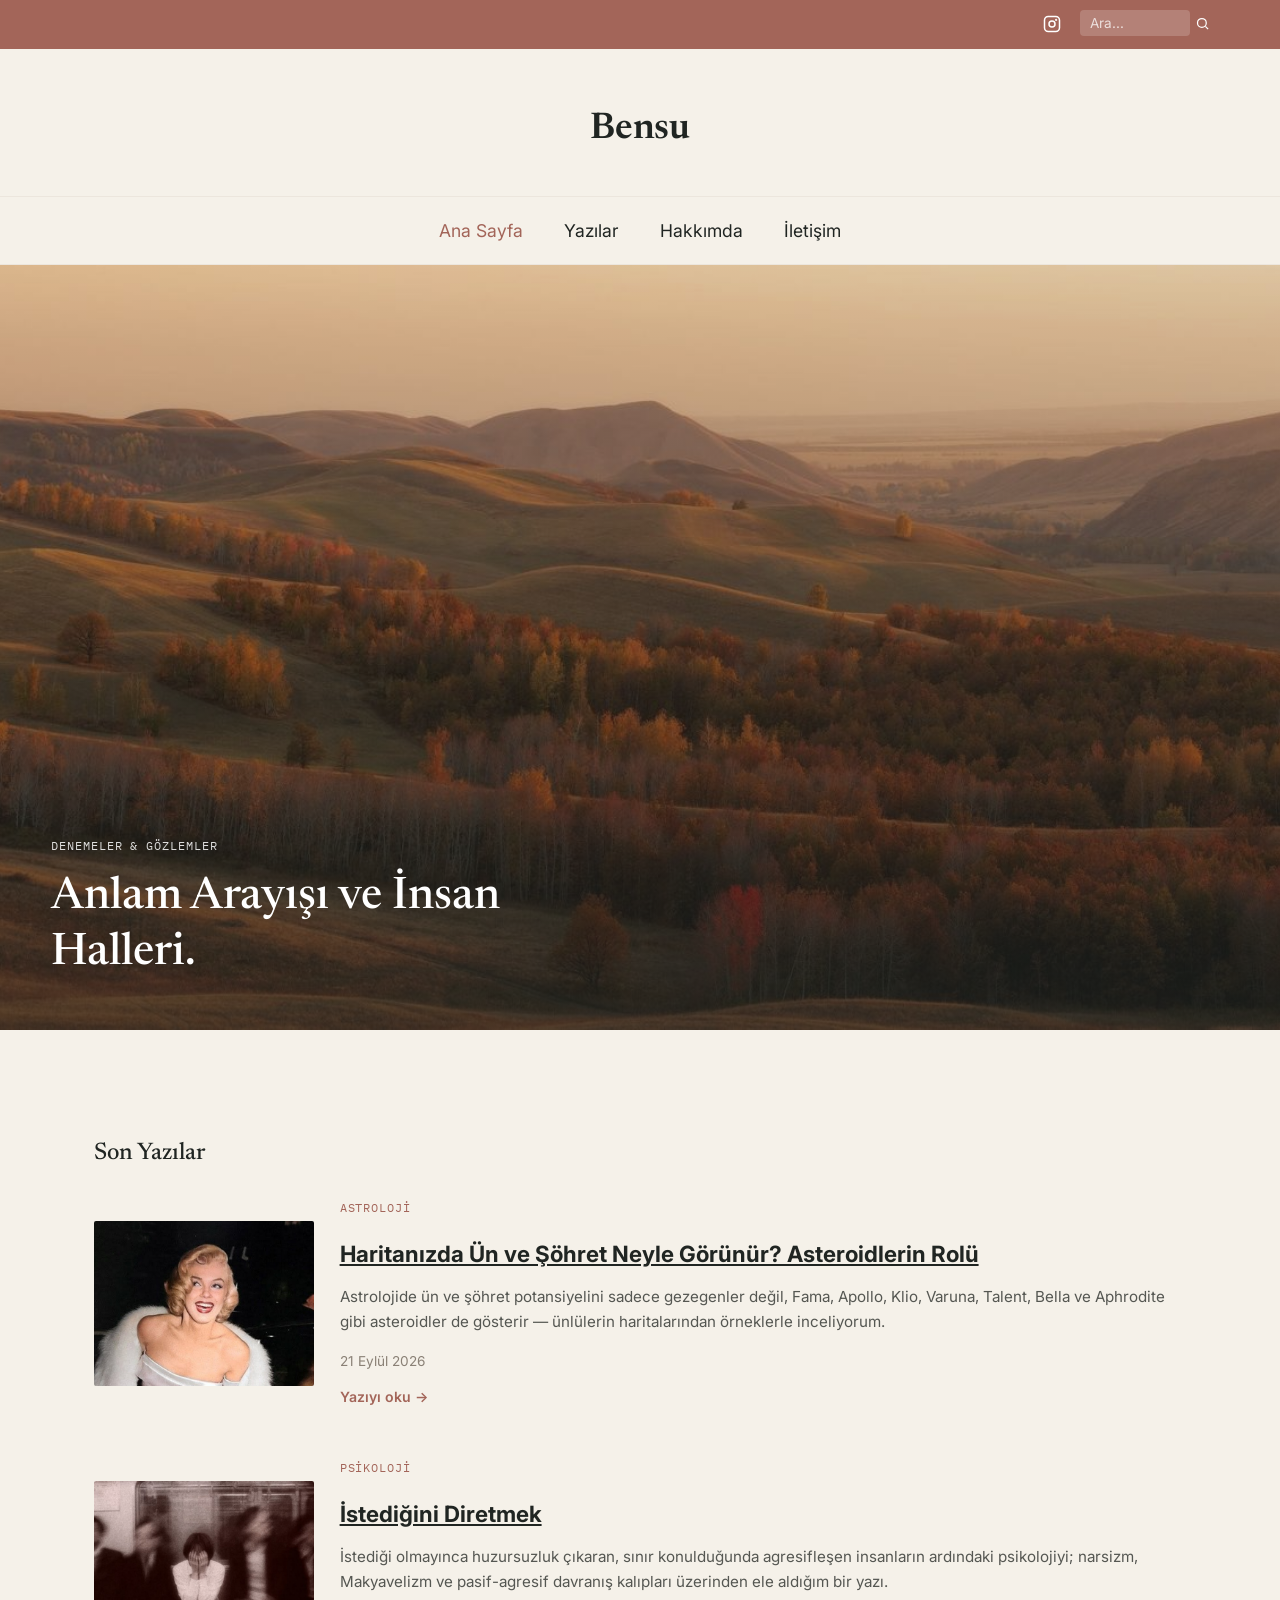
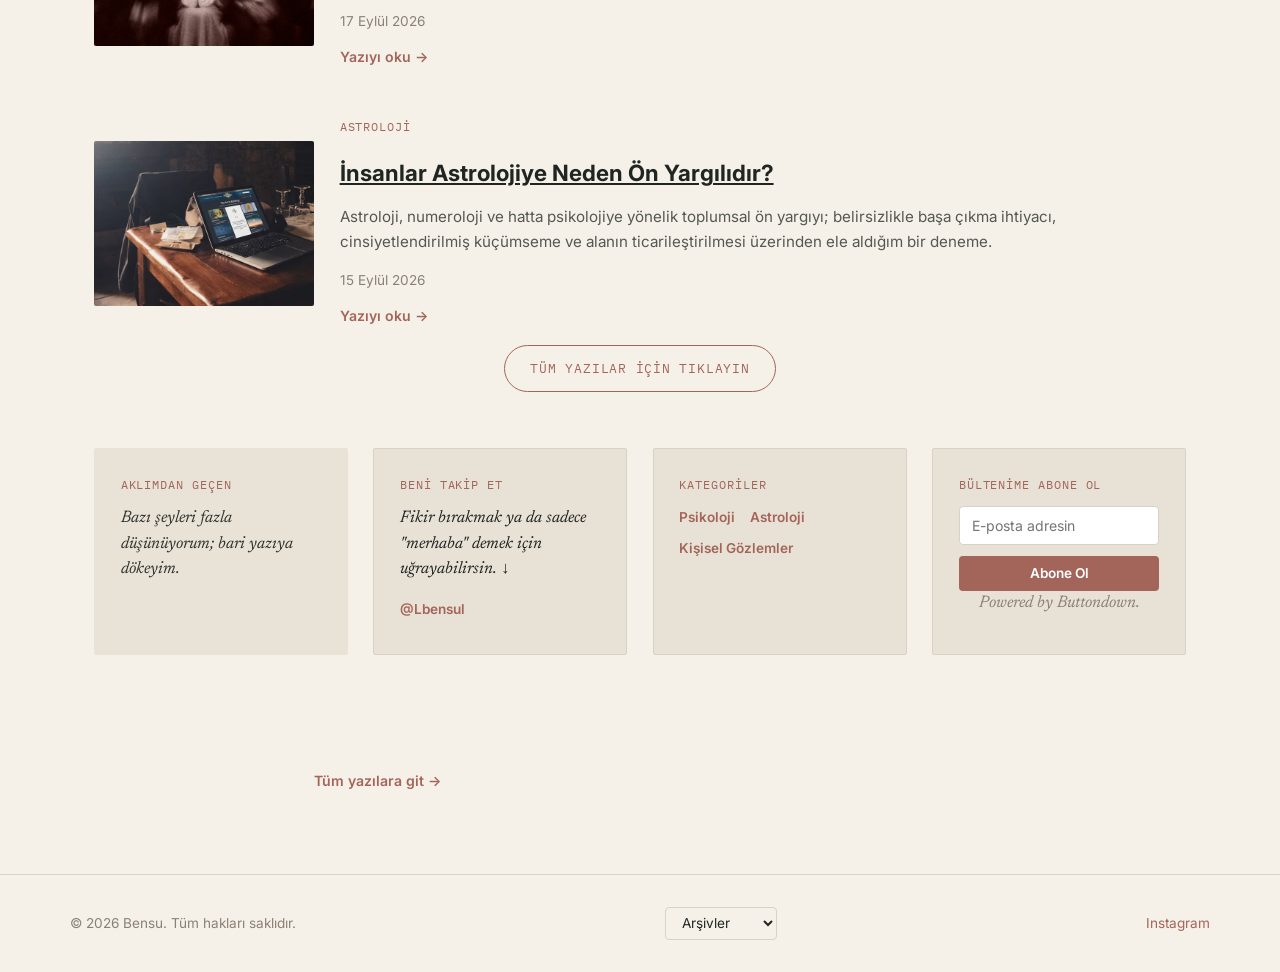
<file: index.html>
<!DOCTYPE html>
<html lang="tr">
<head>
  <meta charset="UTF-8">
  <meta name="viewport" content="width=device-width, initial-scale=1.0">
  <title>Bensu</title>
  <meta name="description" content="İnsanları, ilişkileri ve modern hayatı psikoloji, astroloji ve kişisel gözlemler üzerinden sorgulayan bir kişisel düşünce blogu.">
  <link rel="preconnect" href="https://fonts.googleapis.com">
  <link rel="preconnect" href="https://fonts.gstatic.com" crossorigin>
  <link href="https://fonts.googleapis.com/css2?family=Newsreader:ital,wght@0,500;1,400&family=Inter:wght@400;500;600&family=IBM+Plex+Mono:wght@500&display=swap" rel="stylesheet">
  <link rel="stylesheet" href="css/style.css">
</head>
<body>

  <div class="header-utility-bar">
    <div class="header-utility-inner">
      <a href="https://instagram.com/Lbensul" target="_blank" rel="noopener" aria-label="Instagram">
        <svg width="18" height="18" viewBox="0 0 24 24" fill="none" stroke="currentColor" stroke-width="2"><rect x="2" y="2" width="20" height="20" rx="5"/><circle cx="12" cy="12" r="4"/><circle cx="17.5" cy="6.5" r="0.5" fill="currentColor"/></svg>
      </a>
      <form class="header-search" role="search" action="yazilar.html" method="get">
        <input type="text" name="q" placeholder="Ara..." aria-label="Sitede ara">
        <button type="submit" aria-label="Ara">
          <svg width="15" height="15" viewBox="0 0 24 24" fill="none" stroke="currentColor" stroke-width="2"><circle cx="11" cy="11" r="7"/><line x1="21" y1="21" x2="16.65" y2="16.65"/></svg>
        </button>
      </form>
    </div>
  </div>

  <header class="header-brand-row">
    <a href="index.html" class="site-logo">Bensu</a>
  </header>

  <nav class="site-nav-row" aria-label="Ana menü">
    <div class="site-nav-row-inner">
      <a href="index.html" aria-current="page">Ana Sayfa</a>
      <a href="yazilar.html">Yazılar</a>
      <a href="hakkimda.html">Hakkımda</a>
      <a href="iletisim.html">İletişim</a>
    </div>
  </nav>

  <div class="scroll-banner">
    <div class="scroll-banner-inner reveal" style="background-image: url('images/banner-sonbahar.jpg');">
      <div class="scroll-banner-content">
        <span class="tag-mono">denemeler &amp; gözlemler</span>
        <h2>Anlam Arayışı ve İnsan Halleri.</h2>
      </div>
    </div>
  </div>

  <div class="son-yazilar-wrap">
    <h2 class="section-heading">Son Yazılar</h2>

    <div class="post-list-cards">
      <article class="list-card reveal" data-category="Astroloji">
        <div class="featured-photo reveal" style="background-image: url('images/haritanizda-un-ve-sohret.jpg'); background-size: cover; background-position: center;"></div>
        <div>
          <div class="card-tag-row">
            <a href="yazilar.html" class="tag-mono">Astroloji</a>
          </div>
          <h2><a href="yazilar/haritanizda-un-ve-sohret.html">Haritanızda Ün ve Şöhret Neyle Görünür? Asteroidlerin Rolü</a></h2>
          <p>Astrolojide ün ve şöhret potansiyelini sadece gezegenler değil, Fama, Apollo, Klio, Varuna, Talent, Bella ve Aphrodite gibi asteroidler de gösterir — ünlülerin haritalarından örneklerle inceliyorum.</p>
          <span class="card-byline">21 Eylül 2026</span>
          <div style="margin-top:0.6rem;">
            <a href="yazilar/haritanizda-un-ve-sohret.html" class="read-link">Yazıyı oku</a>
          </div>
        </div>
      </article>

      <article class="list-card reveal" data-category="Psikoloji">
        <div class="featured-photo reveal" style="background-image: url('images/istedigini-diretmek.jpg'); background-size: cover; background-position: center;"></div>
        <div>
          <div class="card-tag-row">
            <a href="yazilar.html" class="tag-mono">Psikoloji</a>
          </div>
          <h2><a href="yazilar/istedigini-diretmek.html">İstediğini Diretmek</a></h2>
          <p>İstediği olmayınca huzursuzluk çıkaran, sınır konulduğunda agresifleşen insanların ardındaki psikolojiyi; narsizm, Makyavelizm ve pasif-agresif davranış kalıpları üzerinden ele aldığım bir yazı.</p>
          <span class="card-byline">17 Eylül 2026</span>
          <div style="margin-top:0.6rem;">
            <a href="yazilar/istedigini-diretmek.html" class="read-link">Yazıyı oku</a>
          </div>
        </div>
      </article>

      <article class="list-card reveal" data-category="Astroloji">
        <div class="featured-photo reveal" style="background-image: url('images/astroloji-post.jpg'); background-size: cover; background-position: center;"></div>
        <div>
          <div class="card-tag-row">
            <a href="yazilar.html" class="tag-mono">Astroloji</a>
          </div>
          <h2><a href="yazilar/insanlar-astrolojiye-neden-onyargilidir.html">İnsanlar Astrolojiye Neden Ön Yargılıdır?</a></h2>
          <p>Astroloji, numeroloji ve hatta psikolojiye yönelik toplumsal ön yargıyı; belirsizlikle başa çıkma ihtiyacı, cinsiyetlendirilmiş küçümseme ve alanın ticarileştirilmesi üzerinden ele aldığım bir deneme.</p>
          <span class="card-byline">15 Eylül 2026</span>
          <div style="margin-top:0.6rem;">
            <a href="yazilar/insanlar-astrolojiye-neden-onyargilidir.html" class="read-link">Yazıyı oku</a>
          </div>
        </div>
      </article>
    </div>

    <div class="view-all-wrap">
      <a href="yazilar.html" class="view-all-link">Tüm Yazılar İçin Tıklayın</a>
    </div>
  </div>

  <div class="mini-row">
    <div class="mini-card mind-card reveal">
      <span class="tag-mono">Aklımdan Geçen</span>
      <p>Bazı şeyleri fazla düşünüyorum; bari yazıya dökeyim.</p>
    </div>
    <div class="mini-card reveal">
      <span class="tag-mono">Beni Takip Et</span>
      <p>Fikir bırakmak ya da sadece "merhaba" demek için uğrayabilirsin. &darr;</p>
      <a href="https://instagram.com/Lbensul" target="_blank" rel="noopener" class="mini-link">@Lbensul</a>
    </div>
    <div class="mini-card reveal">
      <span class="tag-mono">Kategoriler</span>
      <div class="category-links">
        <a href="yazilar.html" class="mini-link">Psikoloji</a>
        <a href="yazilar.html" class="mini-link">Astroloji</a>
        <a href="yazilar.html" class="mini-link">Kişisel Gözlemler</a>
      </div>
    </div>
    <div class="mini-card reveal">
      <span class="tag-mono">Bültenime Abone Ol</span>
      <form action="https://buttondown.com/api/emails/embed-subscribe/bensu" method="post" class="embeddable-buttondown-form mini-newsletter-form">
        <label for="bd-email-home" class="sr-only">E-posta adresin</label>
        <input type="email" name="email" id="bd-email-home" placeholder="E-posta adresin" required>
        <input type="submit" value="Abone Ol">
        <p class="buttondown-credit">
          <a href="https://buttondown.com/refer/bensu" target="_blank" rel="noopener">Powered by Buttondown.</a>
        </p>
      </form>
    </div>
  </div>

  <main class="narrow">
    <a href="yazilar.html" class="read-link">Tüm yazılara git</a>
  </main>

  <footer class="site-footer-minimal">
    <div class="footer-inner">
      <p>&copy; 2026 Bensu. Tüm hakları saklıdır.</p>
      <select class="archive-select" aria-label="Arşivler">
        <option>Arşivler</option>
        <option>Eylül 2026</option>
      </select>
      <a href="https://instagram.com/Lbensul" target="_blank" rel="noopener">Instagram</a>
    </div>
  </footer>

  <script src="js/reveal.js" defer></script>
</body>
</html>
</file>
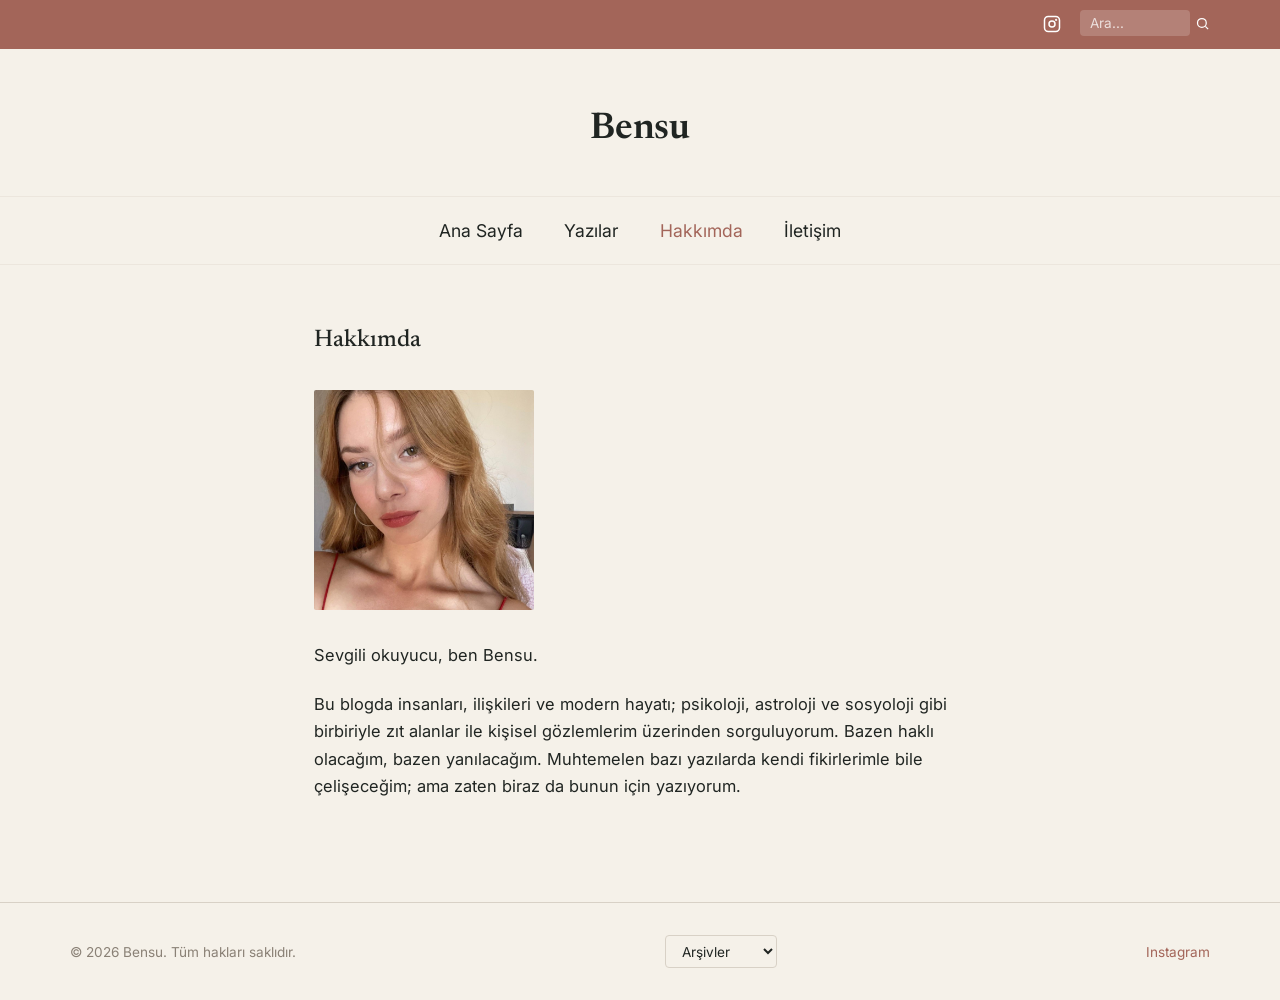
<file: hakkimda.html>
<!DOCTYPE html>
<html lang="tr">
<head>
  <meta charset="UTF-8">
  <meta name="viewport" content="width=device-width, initial-scale=1.0">
  <title>Hakkımda | Bensu</title>
  <link rel="preconnect" href="https://fonts.googleapis.com">
  <link rel="preconnect" href="https://fonts.gstatic.com" crossorigin>
  <link href="https://fonts.googleapis.com/css2?family=Newsreader:ital,wght@0,500;1,400&family=Inter:wght@400;500;600&family=IBM+Plex+Mono:wght@500&display=swap" rel="stylesheet">
  <link rel="stylesheet" href="css/style.css">
</head>
<body>

  <div class="header-utility-bar">
    <div class="header-utility-inner">
      <a href="https://instagram.com/Lbensul" target="_blank" rel="noopener" aria-label="Instagram">
        <svg width="18" height="18" viewBox="0 0 24 24" fill="none" stroke="currentColor" stroke-width="2"><rect x="2" y="2" width="20" height="20" rx="5"/><circle cx="12" cy="12" r="4"/><circle cx="17.5" cy="6.5" r="0.5" fill="currentColor"/></svg>
      </a>
      <form class="header-search" role="search" action="yazilar.html" method="get">
        <input type="text" name="q" placeholder="Ara..." aria-label="Sitede ara">
        <button type="submit" aria-label="Ara">
          <svg width="15" height="15" viewBox="0 0 24 24" fill="none" stroke="currentColor" stroke-width="2"><circle cx="11" cy="11" r="7"/><line x1="21" y1="21" x2="16.65" y2="16.65"/></svg>
        </button>
      </form>
    </div>
  </div>

  <header class="header-brand-row">
    <a href="index.html" class="site-logo">Bensu</a>
  </header>

  <nav class="site-nav-row" aria-label="Ana menü">
    <div class="site-nav-row-inner">
      <a href="index.html">Ana Sayfa</a>
      <a href="yazilar.html">Yazılar</a>
      <a href="hakkimda.html" aria-current="page">Hakkımda</a>
      <a href="iletisim.html">İletişim</a>
    </div>
  </nav>

  <main class="narrow">

    <h1 class="section-heading">Hakkımda</h1>

    <div class="about-portrait reveal" style="background-image: url('images/profil-bensu.jpg'); background-size: cover; background-position: center;" role="img" aria-label="Bensu'nun profil fotoğrafı"></div>

    <div class="post-body">
      <p>Sevgili okuyucu, ben Bensu.</p>

      <p>Bu blogda insanları, ilişkileri ve modern hayatı; psikoloji, astroloji ve sosyoloji gibi birbiriyle zıt alanlar ile kişisel gözlemlerim üzerinden sorguluyorum. Bazen haklı olacağım, bazen yanılacağım. Muhtemelen bazı yazılarda kendi fikirlerimle bile çelişeceğim; ama zaten biraz da bunun için yazıyorum.</p>
    </div>

  </main>

  <footer class="site-footer-minimal">
    <div class="footer-inner">
      <p>&copy; 2026 Bensu. Tüm hakları saklıdır.</p>
      <select class="archive-select" aria-label="Arşivler">
        <option>Arşivler</option>
        <option>Eylül 2026</option>
      </select>
      <a href="https://instagram.com/Lbensul" target="_blank" rel="noopener">Instagram</a>
    </div>
  </footer>

  <script src="js/reveal.js" defer></script>
</body>
</html>
</file>
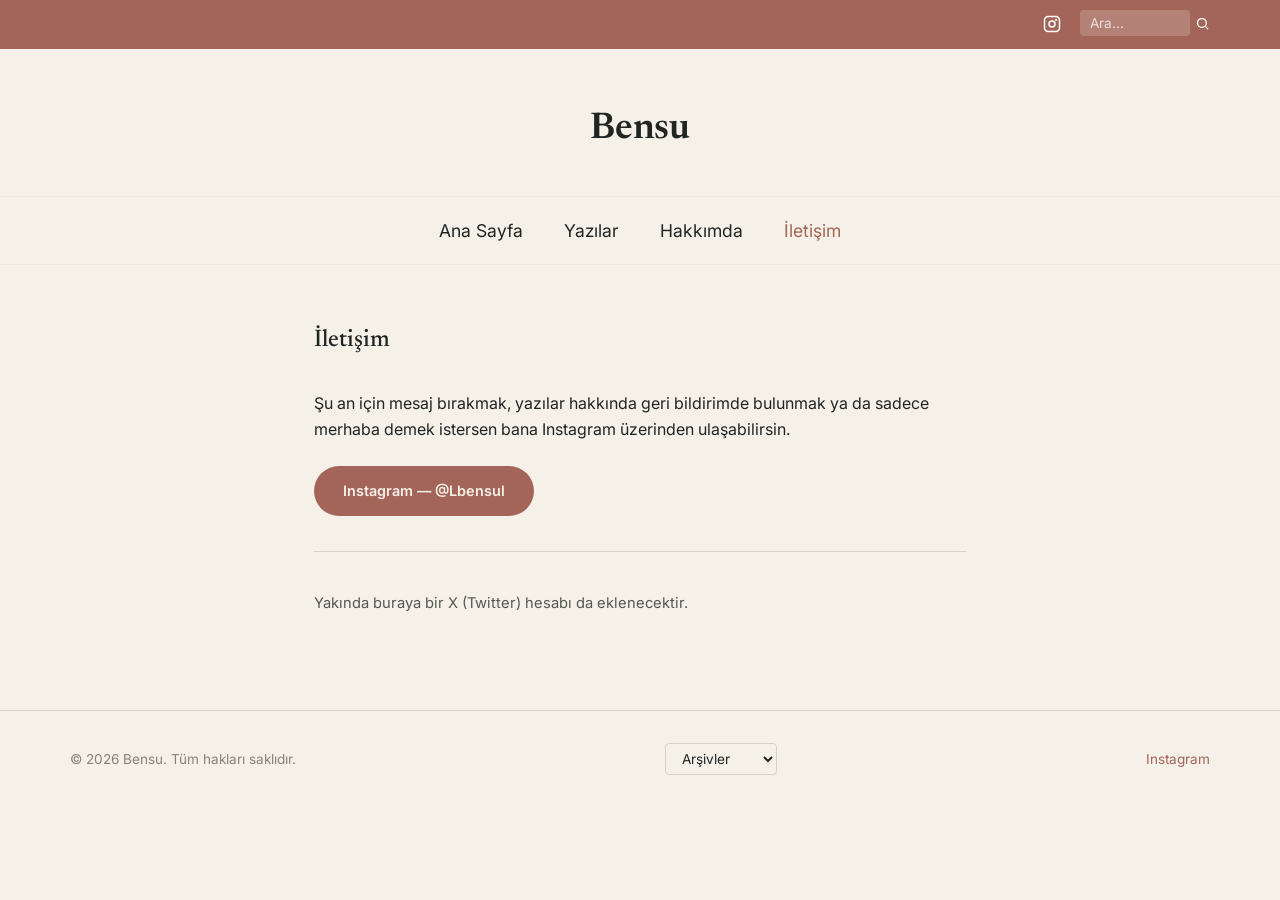
<file: iletisim.html>
<!DOCTYPE html>
<html lang="tr">
<head>
  <meta charset="UTF-8">
  <meta name="viewport" content="width=device-width, initial-scale=1.0">
  <title>İletişim | Bensu</title>
  <link rel="preconnect" href="https://fonts.googleapis.com">
  <link rel="preconnect" href="https://fonts.gstatic.com" crossorigin>
  <link href="https://fonts.googleapis.com/css2?family=Newsreader:ital,wght@0,500;1,400&family=Inter:wght@400;500;600&family=IBM+Plex+Mono:wght@500&display=swap" rel="stylesheet">
  <link rel="stylesheet" href="css/style.css">
</head>
<body>

  <div class="header-utility-bar">
    <div class="header-utility-inner">
      <a href="https://instagram.com/Lbensul" target="_blank" rel="noopener" aria-label="Instagram">
        <svg width="18" height="18" viewBox="0 0 24 24" fill="none" stroke="currentColor" stroke-width="2"><rect x="2" y="2" width="20" height="20" rx="5"/><circle cx="12" cy="12" r="4"/><circle cx="17.5" cy="6.5" r="0.5" fill="currentColor"/></svg>
      </a>
      <form class="header-search" role="search" action="yazilar.html" method="get">
        <input type="text" name="q" placeholder="Ara..." aria-label="Sitede ara">
        <button type="submit" aria-label="Ara">
          <svg width="15" height="15" viewBox="0 0 24 24" fill="none" stroke="currentColor" stroke-width="2"><circle cx="11" cy="11" r="7"/><line x1="21" y1="21" x2="16.65" y2="16.65"/></svg>
        </button>
      </form>
    </div>
  </div>

  <header class="header-brand-row">
    <a href="index.html" class="site-logo">Bensu</a>
  </header>

  <nav class="site-nav-row" aria-label="Ana menü">
    <div class="site-nav-row-inner">
      <a href="index.html">Ana Sayfa</a>
      <a href="yazilar.html">Yazılar</a>
      <a href="hakkimda.html">Hakkımda</a>
      <a href="iletisim.html" aria-current="page">İletişim</a>
    </div>
  </nav>

  <main class="narrow">

    <h1 class="section-heading">İletişim</h1>
    <p>Şu an için mesaj bırakmak, yazılar hakkında geri bildirimde bulunmak ya da sadece merhaba demek istersen bana Instagram üzerinden ulaşabilirsin.</p>

    <div class="contact-social">
      <a href="https://instagram.com/Lbensul" class="contact-social-link" target="_blank" rel="noopener">Instagram — @Lbensul</a>
    </div>

    <div class="contact-alt">
      <p>Yakında buraya bir X (Twitter) hesabı da eklenecektir.</p>
    </div>

  </main>

  <footer class="site-footer-minimal">
    <div class="footer-inner">
      <p>&copy; 2026 Bensu. Tüm hakları saklıdır.</p>
      <select class="archive-select" aria-label="Arşivler">
        <option>Arşivler</option>
        <option>Eylül 2026</option>
      </select>
      <a href="https://instagram.com/Lbensul" target="_blank" rel="noopener">Instagram</a>
    </div>
  </footer>

  <script src="js/reveal.js" defer></script>
</body>
</html>
</file>
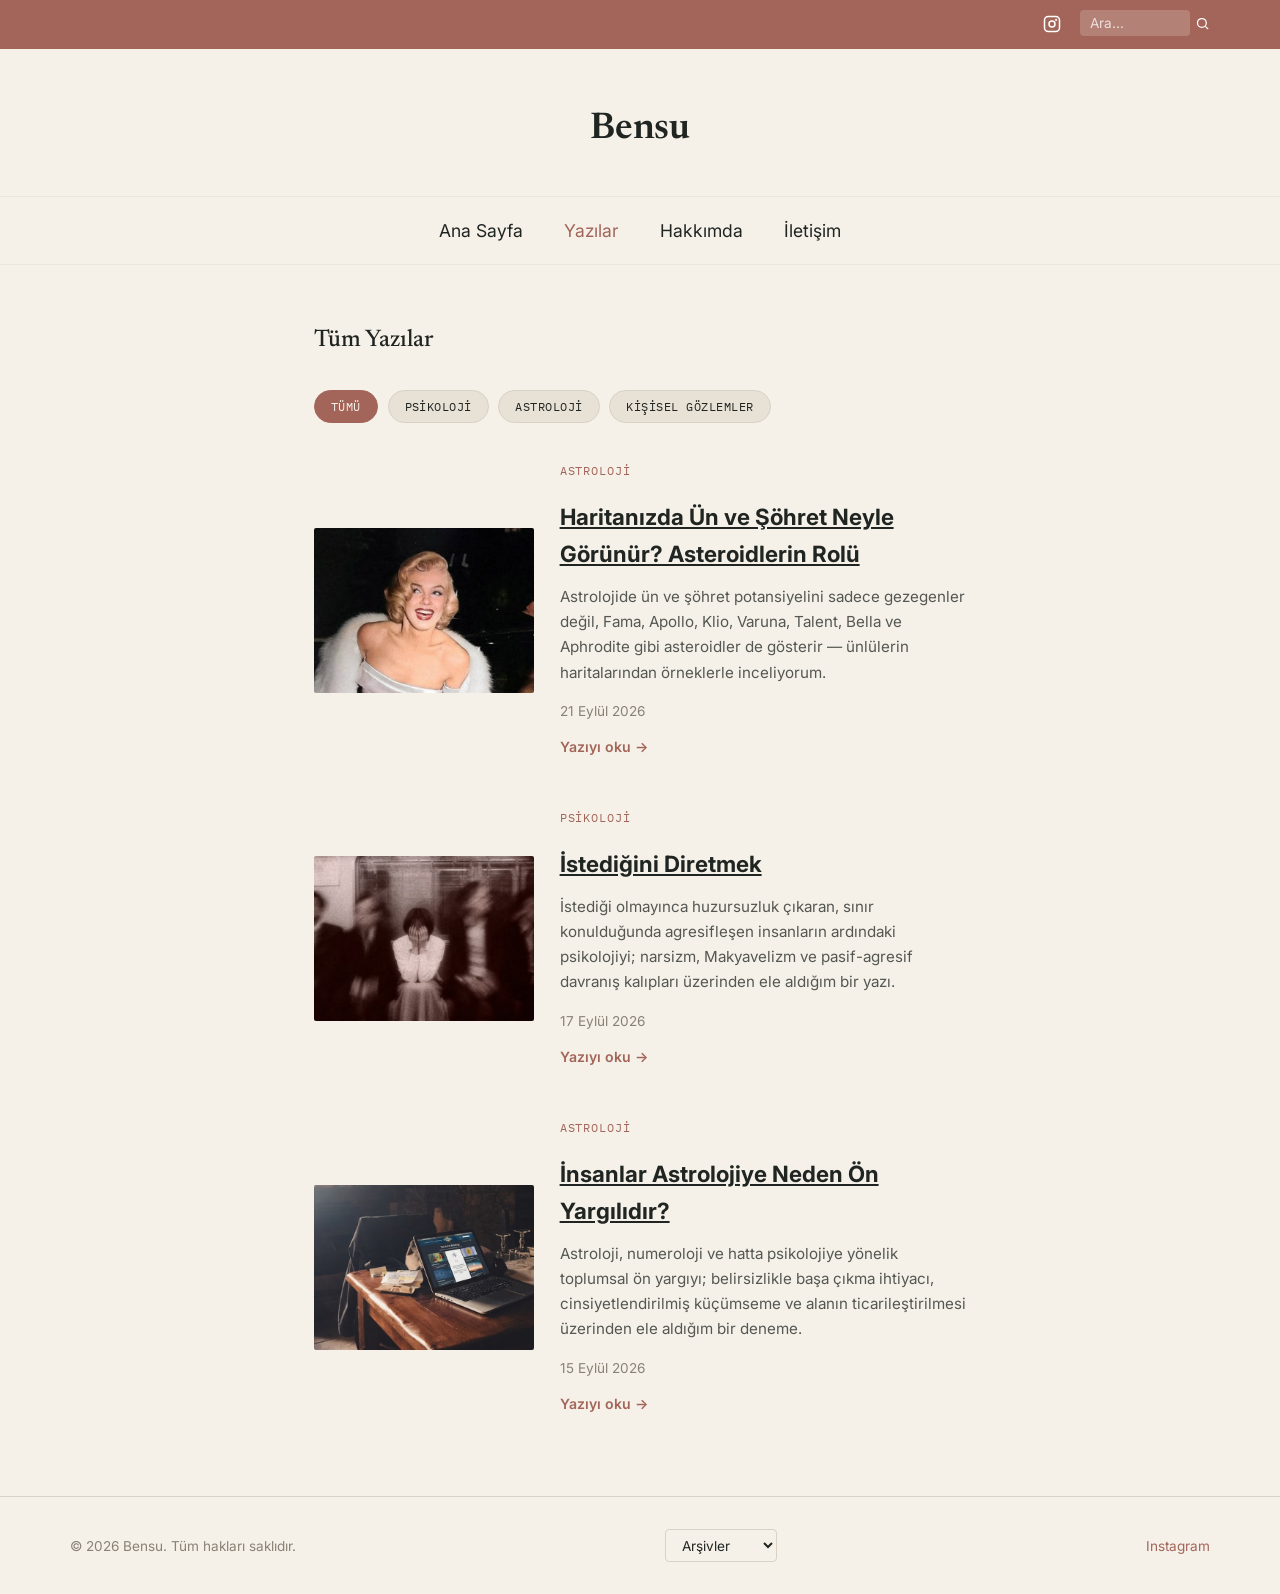
<file: yazilar.html>
<!DOCTYPE html>
<html lang="tr">
<head>
  <meta charset="UTF-8">
  <meta name="viewport" content="width=device-width, initial-scale=1.0">
  <title>Yazılar | Bensu</title>
  <link rel="preconnect" href="https://fonts.googleapis.com">
  <link rel="preconnect" href="https://fonts.gstatic.com" crossorigin>
  <link href="https://fonts.googleapis.com/css2?family=Newsreader:ital,wght@0,500;1,400&family=Inter:wght@400;500;600&family=IBM+Plex+Mono:wght@500&display=swap" rel="stylesheet">
  <link rel="stylesheet" href="css/style.css">
</head>
<body>

  <div class="header-utility-bar">
    <div class="header-utility-inner">
      <a href="https://instagram.com/Lbensul" target="_blank" rel="noopener" aria-label="Instagram">
        <svg width="18" height="18" viewBox="0 0 24 24" fill="none" stroke="currentColor" stroke-width="2"><rect x="2" y="2" width="20" height="20" rx="5"/><circle cx="12" cy="12" r="4"/><circle cx="17.5" cy="6.5" r="0.5" fill="currentColor"/></svg>
      </a>
      <form class="header-search" role="search" action="yazilar.html" method="get">
        <input type="text" name="q" placeholder="Ara..." aria-label="Sitede ara">
        <button type="submit" aria-label="Ara">
          <svg width="15" height="15" viewBox="0 0 24 24" fill="none" stroke="currentColor" stroke-width="2"><circle cx="11" cy="11" r="7"/><line x1="21" y1="21" x2="16.65" y2="16.65"/></svg>
        </button>
      </form>
    </div>
  </div>

  <header class="header-brand-row">
    <a href="index.html" class="site-logo">Bensu</a>
  </header>

  <nav class="site-nav-row" aria-label="Ana menü">
    <div class="site-nav-row-inner">
      <a href="index.html">Ana Sayfa</a>
      <a href="yazilar.html" aria-current="page">Yazılar</a>
      <a href="hakkimda.html">Hakkımda</a>
      <a href="iletisim.html">İletişim</a>
    </div>
  </nav>

  <main class="narrow">

    <h1 class="section-heading">Tüm Yazılar</h1>

    <div class="filter-row">
      <button type="button" class="filter-pill active" data-filter="all">Tümü</button>
      <button type="button" class="filter-pill" data-filter="Psikoloji">Psikoloji</button>
      <button type="button" class="filter-pill" data-filter="Astroloji">Astroloji</button>
      <button type="button" class="filter-pill" data-filter="Kişisel Gözlemler">Kişisel Gözlemler</button>
    </div>

    <!--
      YENİ YAZI EKLEMEK İÇİN:
      1) yazilar/ornek-yazi.html dosyasını kopyalayıp yeni bir isimle kaydet (örn: yazilar/ikinci-yazi.html)
      2) İçindeki başlığı, tarihi ve metni değiştir
      3) Aşağıya yeni bir <article class="list-card reveal" data-category="Kategori Adı"> bloğu ekle
         (en üste, en yeni yazı ilk sırada olacak şekilde) — data-category filtrenin çalışması için gerekli!
    -->
    <div class="post-list-cards">
      <article class="list-card reveal" data-category="Astroloji">
        <div class="featured-photo reveal" style="background-image: url('images/haritanizda-un-ve-sohret.jpg'); background-size: cover; background-position: center;"></div>
        <div>
          <div class="card-tag-row">
            <a href="yazilar.html" class="tag-mono">Astroloji</a>
          </div>
          <h2><a href="yazilar/haritanizda-un-ve-sohret.html">Haritanızda Ün ve Şöhret Neyle Görünür? Asteroidlerin Rolü</a></h2>
          <p>Astrolojide ün ve şöhret potansiyelini sadece gezegenler değil, Fama, Apollo, Klio, Varuna, Talent, Bella ve Aphrodite gibi asteroidler de gösterir — ünlülerin haritalarından örneklerle inceliyorum.</p>
          <span class="card-byline">21 Eylül 2026</span>
          <div style="margin-top:0.6rem;">
            <a href="yazilar/haritanizda-un-ve-sohret.html" class="read-link">Yazıyı oku</a>
          </div>
        </div>
      </article>

      <article class="list-card reveal" data-category="Psikoloji">
        <div class="featured-photo reveal" style="background-image: url('images/istedigini-diretmek.jpg'); background-size: cover; background-position: center;"></div>
        <div>
          <div class="card-tag-row">
            <a href="yazilar.html" class="tag-mono">Psikoloji</a>
          </div>
          <h2><a href="yazilar/istedigini-diretmek.html">İstediğini Diretmek</a></h2>
          <p>İstediği olmayınca huzursuzluk çıkaran, sınır konulduğunda agresifleşen insanların ardındaki psikolojiyi; narsizm, Makyavelizm ve pasif-agresif davranış kalıpları üzerinden ele aldığım bir yazı.</p>
          <span class="card-byline">17 Eylül 2026</span>
          <div style="margin-top:0.6rem;">
            <a href="yazilar/istedigini-diretmek.html" class="read-link">Yazıyı oku</a>
          </div>
        </div>
      </article>

      <article class="list-card reveal" data-category="Astroloji">
        <div class="featured-photo reveal" style="background-image: url('images/astroloji-post.jpg'); background-size: cover; background-position: center;"></div>
        <div>
          <div class="card-tag-row">
            <a href="yazilar.html" class="tag-mono">Astroloji</a>
          </div>
          <h2><a href="yazilar/insanlar-astrolojiye-neden-onyargilidir.html">İnsanlar Astrolojiye Neden Ön Yargılıdır?</a></h2>
          <p>Astroloji, numeroloji ve hatta psikolojiye yönelik toplumsal ön yargıyı; belirsizlikle başa çıkma ihtiyacı, cinsiyetlendirilmiş küçümseme ve alanın ticarileştirilmesi üzerinden ele aldığım bir deneme.</p>
          <span class="card-byline">15 Eylül 2026</span>
          <div style="margin-top:0.6rem;">
            <a href="yazilar/insanlar-astrolojiye-neden-onyargilidir.html" class="read-link">Yazıyı oku</a>
          </div>
        </div>
      </article>
    </div>

  </main>

  <footer class="site-footer-minimal">
    <div class="footer-inner">
      <p>&copy; 2026 Bensu. Tüm hakları saklıdır.</p>
      <select class="archive-select" aria-label="Arşivler">
        <option>Arşivler</option>
        <option>Eylül 2026</option>
      </select>
      <a href="https://instagram.com/Lbensul" target="_blank" rel="noopener">Instagram</a>
    </div>
  </footer>

  <script src="js/reveal.js" defer></script>
  <script src="js/filter.js" defer></script>
  <script src="js/search.js" defer></script>
</body>
</html>
</file>
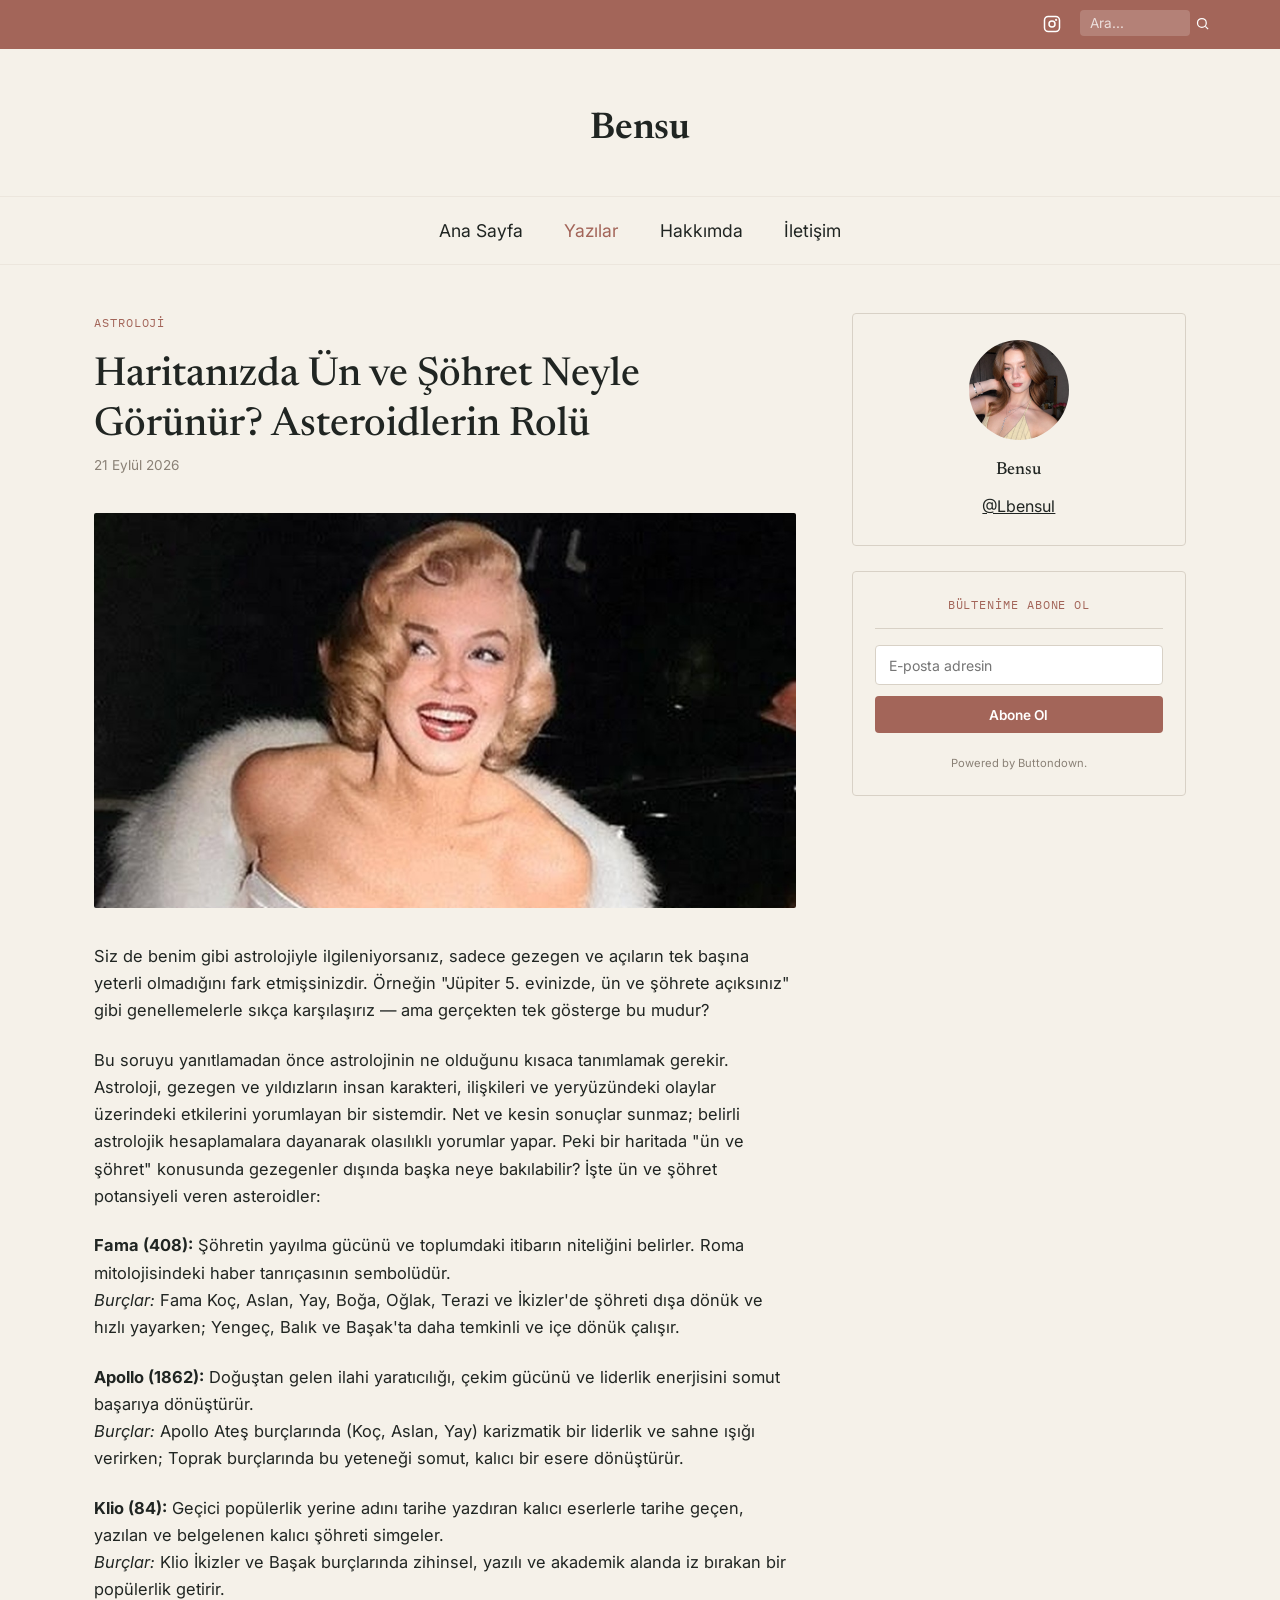
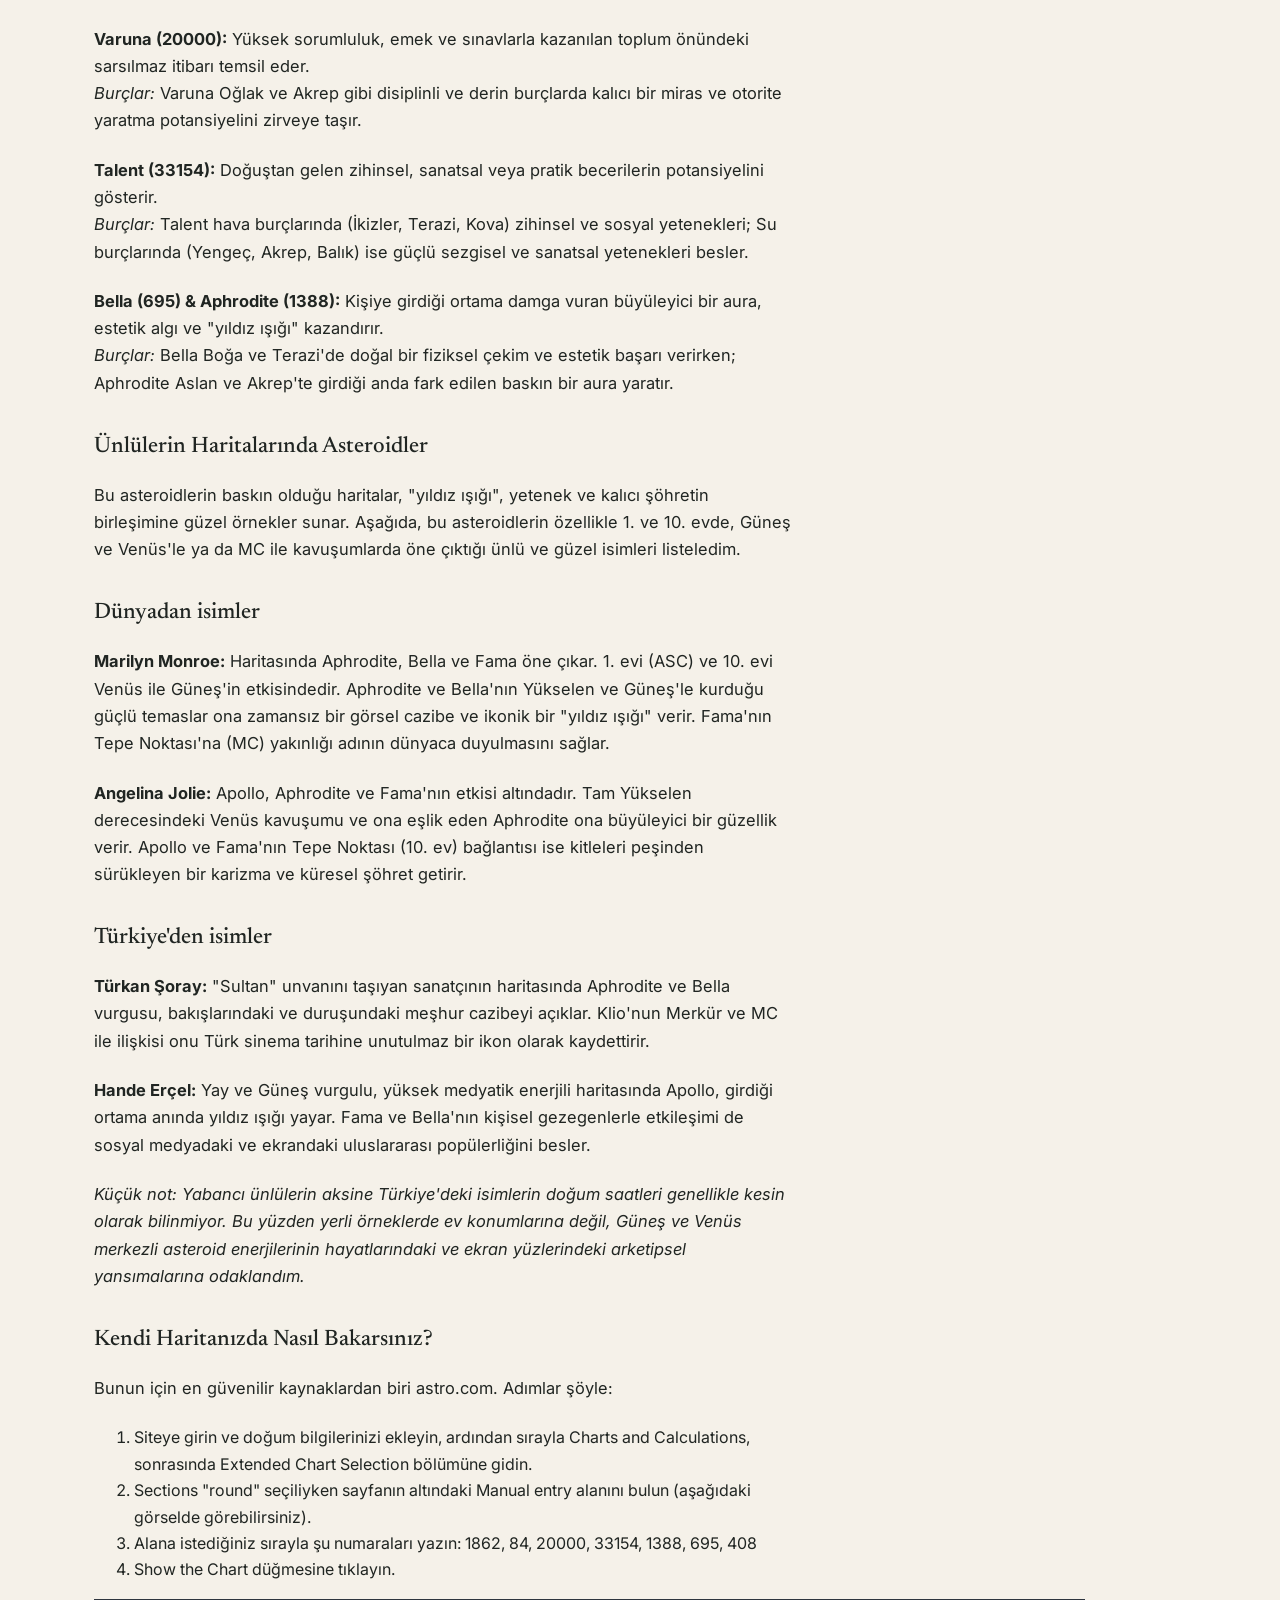
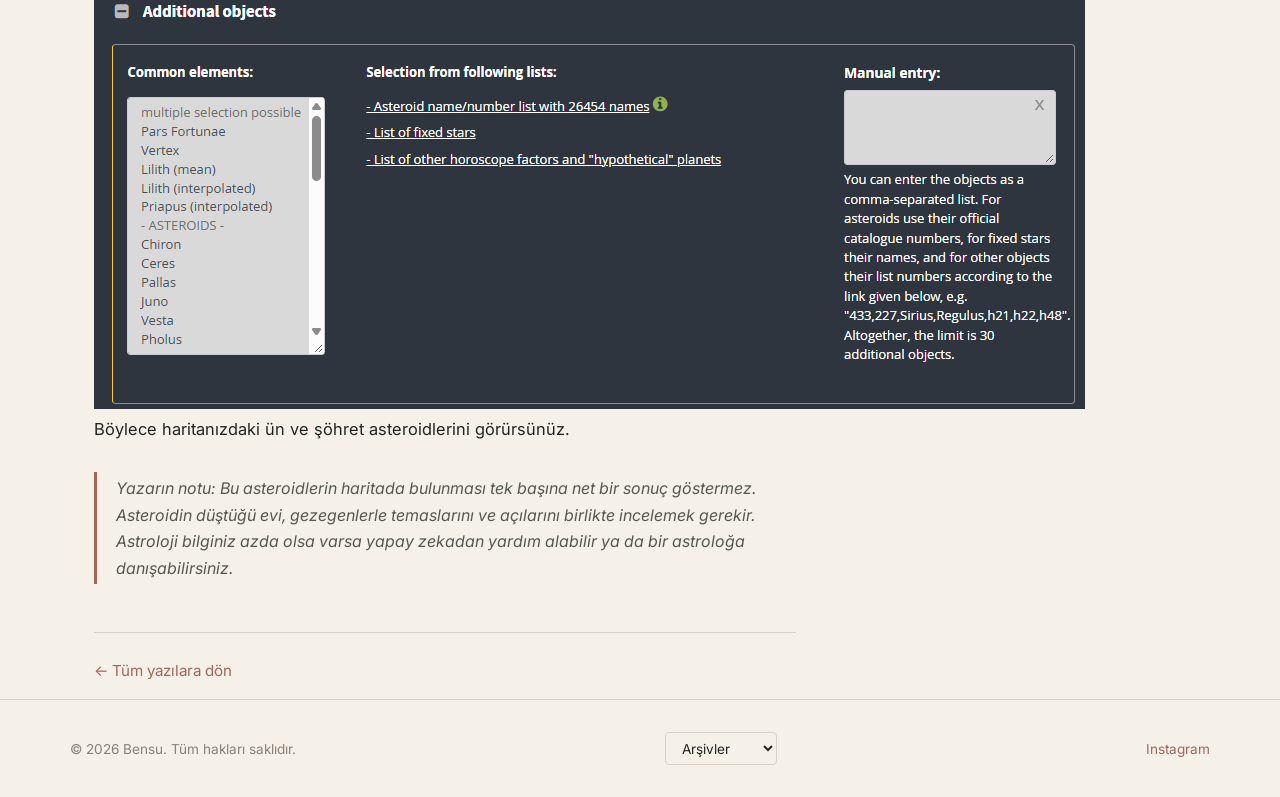
<file: yazilar/haritanizda-un-ve-sohret.html>
<!DOCTYPE html>
<html lang="tr">
<head>
  <meta charset="UTF-8">
  <meta name="viewport" content="width=device-width, initial-scale=1.0">
  <title>Haritanızda Ün ve Şöhret Neyle Görünür? Asteroidlerin Rolü | Bensu</title>
  <link rel="preconnect" href="https://fonts.googleapis.com">
  <link rel="preconnect" href="https://fonts.gstatic.com" crossorigin>
  <link href="https://fonts.googleapis.com/css2?family=Newsreader:ital,wght@0,500;1,400&family=Inter:wght@400;500;600&family=IBM+Plex+Mono:wght@500&display=swap" rel="stylesheet">
  <link rel="stylesheet" href="../css/style.css">
</head>
<body>

  <div class="header-utility-bar">
    <div class="header-utility-inner">
      <a href="https://instagram.com/Lbensul" target="_blank" rel="noopener" aria-label="Instagram">
        <svg width="18" height="18" viewBox="0 0 24 24" fill="none" stroke="currentColor" stroke-width="2"><rect x="2" y="2" width="20" height="20" rx="5"/><circle cx="12" cy="12" r="4"/><circle cx="17.5" cy="6.5" r="0.5" fill="currentColor"/></svg>
      </a>
      <form class="header-search" role="search" action="../yazilar.html" method="get">
        <input type="text" name="q" placeholder="Ara..." aria-label="Sitede ara">
        <button type="submit" aria-label="Ara">
          <svg width="15" height="15" viewBox="0 0 24 24" fill="none" stroke="currentColor" stroke-width="2"><circle cx="11" cy="11" r="7"/><line x1="21" y1="21" x2="16.65" y2="16.65"/></svg>
        </button>
      </form>
    </div>
  </div>

  <header class="header-brand-row">
    <a href="../index.html" class="site-logo">Bensu</a>
  </header>

  <nav class="site-nav-row" aria-label="Ana menü">
    <div class="site-nav-row-inner">
      <a href="../index.html">Ana Sayfa</a>
      <a href="../yazilar.html" aria-current="page">Yazılar</a>
      <a href="../hakkimda.html">Hakkımda</a>
      <a href="../iletisim.html">İletişim</a>
    </div>
  </nav>

  <div class="post-page-wrap">

    <article>
      <header class="post-header">
        <div class="card-tag-row">
          <span class="tag-mono">Astroloji</span>
        </div>
        <h1>Haritanızda Ün ve Şöhret Neyle Görünür? Asteroidlerin Rolü</h1>
        <span class="card-byline">21 Eylül 2026</span>
      </header>

      <div class="post-featured reveal" style="background-image: url('../images/haritanizda-un-ve-sohret.jpg'); background-size: cover; background-position: center;"></div>

      <div class="post-body">

        <p>Siz de benim gibi astrolojiyle ilgileniyorsanız, sadece gezegen ve açıların tek başına yeterli olmadığını fark etmişsinizdir. Örneğin "Jüpiter 5. evinizde, ün ve şöhrete açıksınız" gibi genellemelerle sıkça karşılaşırız — ama gerçekten tek gösterge bu mudur?</p>

        <p>Bu soruyu yanıtlamadan önce astrolojinin ne olduğunu kısaca tanımlamak gerekir. Astroloji, gezegen ve yıldızların insan karakteri, ilişkileri ve yeryüzündeki olaylar üzerindeki etkilerini yorumlayan bir sistemdir. Net ve kesin sonuçlar sunmaz; belirli astrolojik hesaplamalara dayanarak olasılıklı yorumlar yapar. Peki bir haritada "ün ve şöhret" konusunda gezegenler dışında başka neye bakılabilir? İşte ün ve şöhret potansiyeli veren asteroidler:</p>

        <p><strong>Fama (408):</strong> Şöhretin yayılma gücünü ve toplumdaki itibarın niteliğini belirler. Roma mitolojisindeki haber tanrıçasının sembolüdür.<br>
        <em>Burçlar:</em> Fama Koç, Aslan, Yay, Boğa, Oğlak, Terazi ve İkizler'de şöhreti dışa dönük ve hızlı yayarken; Yengeç, Balık ve Başak'ta daha temkinli ve içe dönük çalışır.</p>

        <p><strong>Apollo (1862):</strong> Doğuştan gelen ilahi yaratıcılığı, çekim gücünü ve liderlik enerjisini somut başarıya dönüştürür.<br>
        <em>Burçlar:</em> Apollo Ateş burçlarında (Koç, Aslan, Yay) karizmatik bir liderlik ve sahne ışığı verirken; Toprak burçlarında bu yeteneği somut, kalıcı bir esere dönüştürür.</p>

        <p><strong>Klio (84):</strong> Geçici popülerlik yerine adını tarihe yazdıran kalıcı eserlerle tarihe geçen, yazılan ve belgelenen kalıcı şöhreti simgeler.<br>
        <em>Burçlar:</em> Klio İkizler ve Başak burçlarında zihinsel, yazılı ve akademik alanda iz bırakan bir popülerlik getirir.</p>

        <p><strong>Varuna (20000):</strong> Yüksek sorumluluk, emek ve sınavlarla kazanılan toplum önündeki sarsılmaz itibarı temsil eder.<br>
        <em>Burçlar:</em> Varuna Oğlak ve Akrep gibi disiplinli ve derin burçlarda kalıcı bir miras ve otorite yaratma potansiyelini zirveye taşır.</p>

        <p><strong>Talent (33154):</strong> Doğuştan gelen zihinsel, sanatsal veya pratik becerilerin potansiyelini gösterir.<br>
        <em>Burçlar:</em> Talent hava burçlarında (İkizler, Terazi, Kova) zihinsel ve sosyal yetenekleri; Su burçlarında (Yengeç, Akrep, Balık) ise güçlü sezgisel ve sanatsal yetenekleri besler.</p>

        <p><strong>Bella (695) &amp; Aphrodite (1388):</strong> Kişiye girdiği ortama damga vuran büyüleyici bir aura, estetik algı ve "yıldız ışığı" kazandırır.<br>
        <em>Burçlar:</em> Bella Boğa ve Terazi'de doğal bir fiziksel çekim ve estetik başarı verirken; Aphrodite Aslan ve Akrep'te girdiği anda fark edilen baskın bir aura yaratır.</p>

        <h2>Ünlülerin Haritalarında Asteroidler</h2>

        <p>Bu asteroidlerin baskın olduğu haritalar, "yıldız ışığı", yetenek ve kalıcı şöhretin birleşimine güzel örnekler sunar. Aşağıda, bu asteroidlerin özellikle 1. ve 10. evde, Güneş ve Venüs'le ya da MC ile kavuşumlarda öne çıktığı ünlü ve güzel isimleri listeledim.</p>

        <h2>Dünyadan isimler</h2>

        <p><strong>Marilyn Monroe:</strong> Haritasında Aphrodite, Bella ve Fama öne çıkar. 1. evi (ASC) ve 10. evi Venüs ile Güneş'in etkisindedir. Aphrodite ve Bella'nın Yükselen ve Güneş'le kurduğu güçlü temaslar ona zamansız bir görsel cazibe ve ikonik bir "yıldız ışığı" verir. Fama'nın Tepe Noktası'na (MC) yakınlığı adının dünyaca duyulmasını sağlar.</p>

        <p><strong>Angelina Jolie:</strong> Apollo, Aphrodite ve Fama'nın etkisi altındadır. Tam Yükselen derecesindeki Venüs kavuşumu ve ona eşlik eden Aphrodite ona büyüleyici bir güzellik verir. Apollo ve Fama'nın Tepe Noktası (10. ev) bağlantısı ise kitleleri peşinden sürükleyen bir karizma ve küresel şöhret getirir.</p>

        <h2>Türkiye'den isimler</h2>

        <p><strong>Türkan Şoray:</strong> "Sultan" unvanını taşıyan sanatçının haritasında Aphrodite ve Bella vurgusu, bakışlarındaki ve duruşundaki meşhur cazibeyi açıklar. Klio'nun Merkür ve MC ile ilişkisi onu Türk sinema tarihine unutulmaz bir ikon olarak kaydettirir.</p>

        <p><strong>Hande Erçel:</strong> Yay ve Güneş vurgulu, yüksek medyatik enerjili haritasında Apollo, girdiği ortama anında yıldız ışığı yayar. Fama ve Bella'nın kişisel gezegenlerle etkileşimi de sosyal medyadaki ve ekrandaki uluslararası popülerliğini besler.</p>

        <p><em>Küçük not: Yabancı ünlülerin aksine Türkiye'deki isimlerin doğum saatleri genellikle kesin olarak bilinmiyor. Bu yüzden yerli örneklerde ev konumlarına değil, Güneş ve Venüs merkezli asteroid enerjilerinin hayatlarındaki ve ekran yüzlerindeki arketipsel yansımalarına odaklandım.</em></p>

        <h2>Kendi Haritanızda Nasıl Bakarsınız?</h2>

        <p>Bunun için en güvenilir kaynaklardan biri astro.com. Adımlar şöyle:</p>

        <ol>
          <li>Siteye girin ve doğum bilgilerinizi ekleyin, ardından sırayla Charts and Calculations, sonrasında Extended Chart Selection bölümüne gidin.</li>
          <li>Sections "round" seçiliyken sayfanın altındaki Manual entry alanını bulun (aşağıdaki görselde görebilirsiniz).</li>
          <li>Alana istediğiniz sırayla şu numaraları yazın: 1862, 84, 20000, 33154, 1388, 695, 408</li>
          <li>Show the Chart düğmesine tıklayın.</li>
        </ol>

        <img src="../images/astro-manual-entry.png" alt="astro.com Manual entry alanı ekran görüntüsü">

        <p>Böylece haritanızdaki ün ve şöhret asteroidlerini görürsünüz.</p>

        <blockquote>Yazarın notu: Bu asteroidlerin haritada bulunması tek başına net bir sonuç göstermez. Asteroidin düştüğü evi, gezegenlerle temaslarını ve açılarını birlikte incelemek gerekir. Astroloji bilginiz azda olsa varsa yapay zekadan yardım alabilir ya da bir astroloğa danışabilirsiniz.</blockquote>

      </div>

      <footer class="post-footer">
        <a href="../yazilar.html">&larr; Tüm yazılara dön</a>
      </footer>
    </article>

    <aside class="author-sidebar">
      <div class="author-card">
        <div class="author-photo" style="background-image: url('../images/avatar-bensu.jpg');"></div>
        <h4>Bensu</h4>
        <a href="https://instagram.com/Lbensul" target="_blank" rel="noopener" class="mini-link">@Lbensul</a>
      </div>

      <div class="side-newsletter">
        <span class="side-newsletter-heading">Bültenime Abone Ol</span>
        <form action="https://buttondown.com/api/emails/embed-subscribe/bensu" method="post" class="embeddable-buttondown-form">
          <label for="bd-email" class="sr-only">E-posta adresin</label>
          <input type="email" name="email" id="bd-email" placeholder="E-posta adresin" required>
          <input type="submit" value="Abone Ol">
          <p class="buttondown-credit">
            <a href="https://buttondown.com/refer/bensu" target="_blank" rel="noopener">Powered by Buttondown.</a>
          </p>
        </form>
      </div>
    </aside>

  </div>

  <footer class="site-footer-minimal">
    <div class="footer-inner">
      <p>&copy; 2026 Bensu. Tüm hakları saklıdır.</p>
      <select class="archive-select" aria-label="Arşivler">
        <option>Arşivler</option>
        <option>Eylül 2026</option>
      </select>
      <a href="https://instagram.com/Lbensul" target="_blank" rel="noopener">Instagram</a>
    </div>
  </footer>

  <script src="../js/reveal.js" defer></script>
</body>
</html>
</file>
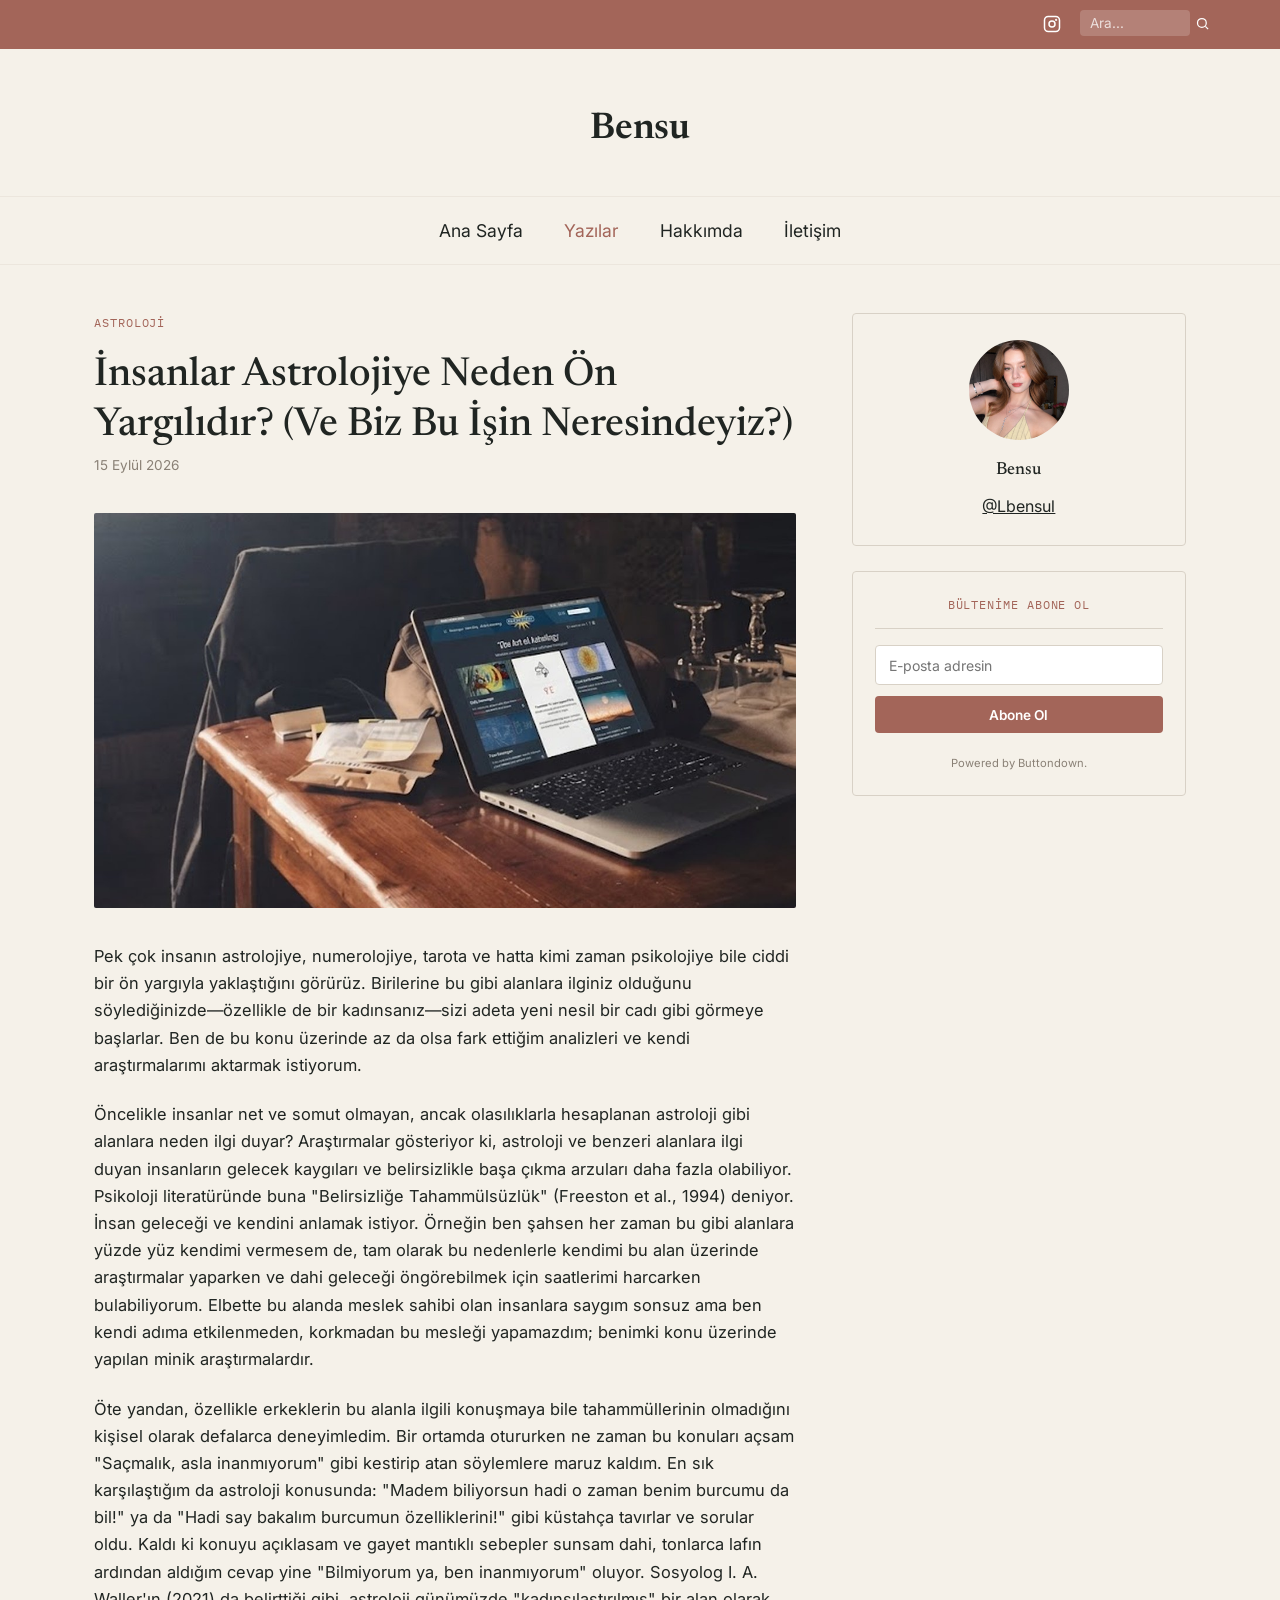
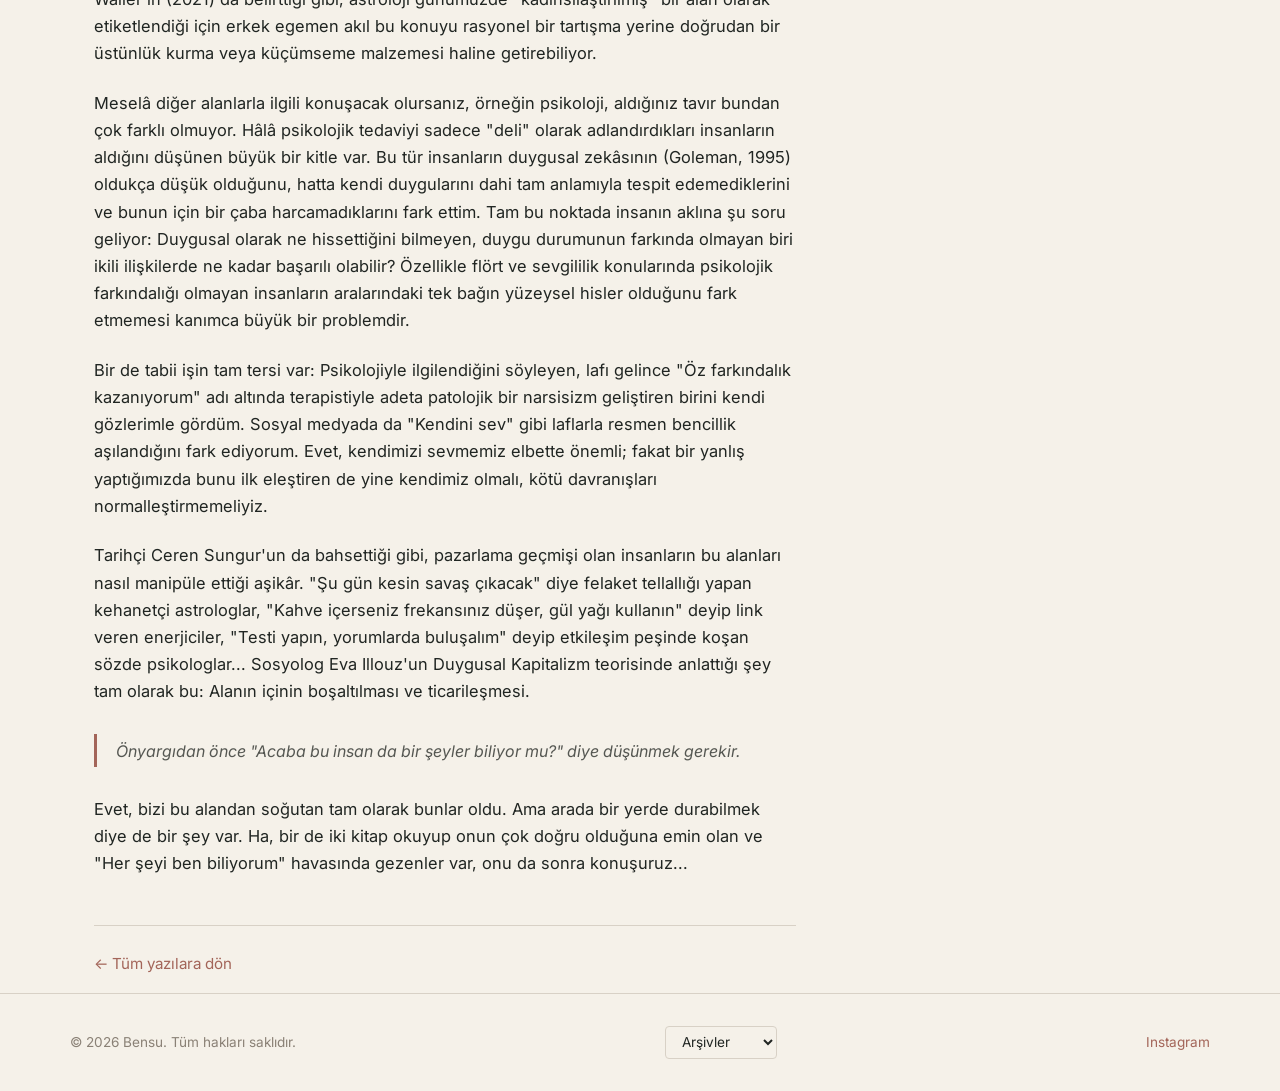
<file: yazilar/insanlar-astrolojiye-neden-onyargilidir.html>
<!DOCTYPE html>
<html lang="tr">
<head>
  <meta charset="UTF-8">
  <meta name="viewport" content="width=device-width, initial-scale=1.0">
  <title>İnsanlar Astrolojiye Neden Ön Yargılıdır? | Bensu</title>
  <link rel="preconnect" href="https://fonts.googleapis.com">
  <link rel="preconnect" href="https://fonts.gstatic.com" crossorigin>
  <link href="https://fonts.googleapis.com/css2?family=Newsreader:ital,wght@0,500;1,400&family=Inter:wght@400;500;600&family=IBM+Plex+Mono:wght@500&display=swap" rel="stylesheet">
  <link rel="stylesheet" href="../css/style.css">
</head>
<body>

  <div class="header-utility-bar">
    <div class="header-utility-inner">
      <a href="https://instagram.com/Lbensul" target="_blank" rel="noopener" aria-label="Instagram">
        <svg width="18" height="18" viewBox="0 0 24 24" fill="none" stroke="currentColor" stroke-width="2"><rect x="2" y="2" width="20" height="20" rx="5"/><circle cx="12" cy="12" r="4"/><circle cx="17.5" cy="6.5" r="0.5" fill="currentColor"/></svg>
      </a>
      <form class="header-search" role="search" action="../yazilar.html" method="get">
        <input type="text" name="q" placeholder="Ara..." aria-label="Sitede ara">
        <button type="submit" aria-label="Ara">
          <svg width="15" height="15" viewBox="0 0 24 24" fill="none" stroke="currentColor" stroke-width="2"><circle cx="11" cy="11" r="7"/><line x1="21" y1="21" x2="16.65" y2="16.65"/></svg>
        </button>
      </form>
    </div>
  </div>

  <header class="header-brand-row">
    <a href="../index.html" class="site-logo">Bensu</a>
  </header>

  <nav class="site-nav-row" aria-label="Ana menü">
    <div class="site-nav-row-inner">
      <a href="../index.html">Ana Sayfa</a>
      <a href="../yazilar.html" aria-current="page">Yazılar</a>
      <a href="../hakkimda.html">Hakkımda</a>
      <a href="../iletisim.html">İletişim</a>
    </div>
  </nav>

  <div class="post-page-wrap">

    <article>
      <header class="post-header">
        <div class="card-tag-row">
          <span class="tag-mono">Astroloji</span>
        </div>
        <h1>İnsanlar Astrolojiye Neden Ön Yargılıdır? (Ve Biz Bu İşin Neresindeyiz?)</h1>
        <span class="card-byline">15 Eylül 2026</span>
      </header>

      <div class="post-featured" style="background-image: url('../images/astroloji-post.jpg'); background-size: cover; background-position: center;"></div>

      <div class="post-body">

        <p>Pek çok insanın astrolojiye, numerolojiye, tarota ve hatta kimi zaman psikolojiye bile ciddi bir ön yargıyla yaklaştığını görürüz. Birilerine bu gibi alanlara ilginiz olduğunu söylediğinizde—özellikle de bir kadınsanız—sizi adeta yeni nesil bir cadı gibi görmeye başlarlar. Ben de bu konu üzerinde az da olsa fark ettiğim analizleri ve kendi araştırmalarımı aktarmak istiyorum.</p>

        <p>Öncelikle insanlar net ve somut olmayan, ancak olasılıklarla hesaplanan astroloji gibi alanlara neden ilgi duyar? Araştırmalar gösteriyor ki, astroloji ve benzeri alanlara ilgi duyan insanların gelecek kaygıları ve belirsizlikle başa çıkma arzuları daha fazla olabiliyor. Psikoloji literatüründe buna "Belirsizliğe Tahammülsüzlük" (Freeston et al., 1994) deniyor. İnsan geleceği ve kendini anlamak istiyor. Örneğin ben şahsen her zaman bu gibi alanlara yüzde yüz kendimi vermesem de, tam olarak bu nedenlerle kendimi bu alan üzerinde araştırmalar yaparken ve dahi geleceği öngörebilmek için saatlerimi harcarken bulabiliyorum. Elbette bu alanda meslek sahibi olan insanlara saygım sonsuz ama ben kendi adıma etkilenmeden, korkmadan bu mesleği yapamazdım; benimki konu üzerinde yapılan minik araştırmalardır.</p>

        <p>Öte yandan, özellikle erkeklerin bu alanla ilgili konuşmaya bile tahammüllerinin olmadığını kişisel olarak defalarca deneyimledim. Bir ortamda otururken ne zaman bu konuları açsam "Saçmalık, asla inanmıyorum" gibi kestirip atan söylemlere maruz kaldım. En sık karşılaştığım da astroloji konusunda: "Madem biliyorsun hadi o zaman benim burcumu da bil!" ya da "Hadi say bakalım burcumun özelliklerini!" gibi küstahça tavırlar ve sorular oldu. Kaldı ki konuyu açıklasam ve gayet mantıklı sebepler sunsam dahi, tonlarca lafın ardından aldığım cevap yine "Bilmiyorum ya, ben inanmıyorum" oluyor. Sosyolog I. A. Waller'ın (2021) da belirttiği gibi, astroloji günümüzde "kadınsılaştırılmış" bir alan olarak etiketlendiği için erkek egemen akıl bu konuyu rasyonel bir tartışma yerine doğrudan bir üstünlük kurma veya küçümseme malzemesi haline getirebiliyor.</p>

        <p>Meselâ diğer alanlarla ilgili konuşacak olursanız, örneğin psikoloji, aldığınız tavır bundan çok farklı olmuyor. Hâlâ psikolojik tedaviyi sadece "deli" olarak adlandırdıkları insanların aldığını düşünen büyük bir kitle var. Bu tür insanların duygusal zekâsının (Goleman, 1995) oldukça düşük olduğunu, hatta kendi duygularını dahi tam anlamıyla tespit edemediklerini ve bunun için bir çaba harcamadıklarını fark ettim. Tam bu noktada insanın aklına şu soru geliyor: Duygusal olarak ne hissettiğini bilmeyen, duygu durumunun farkında olmayan biri ikili ilişkilerde ne kadar başarılı olabilir? Özellikle flört ve sevgililik konularında psikolojik farkındalığı olmayan insanların aralarındaki tek bağın yüzeysel hisler olduğunu fark etmemesi kanımca büyük bir problemdir.</p>

        <p>Bir de tabii işin tam tersi var: Psikolojiyle ilgilendiğini söyleyen, lafı gelince "Öz farkındalık kazanıyorum" adı altında terapistiyle adeta patolojik bir narsisizm geliştiren birini kendi gözlerimle gördüm. Sosyal medyada da "Kendini sev" gibi laflarla resmen bencillik aşılandığını fark ediyorum. Evet, kendimizi sevmemiz elbette önemli; fakat bir yanlış yaptığımızda bunu ilk eleştiren de yine kendimiz olmalı, kötü davranışları normalleştirmemeliyiz.</p>

        <p>Tarihçi Ceren Sungur'un da bahsettiği gibi, pazarlama geçmişi olan insanların bu alanları nasıl manipüle ettiği aşikâr. "Şu gün kesin savaş çıkacak" diye felaket tellallığı yapan kehanetçi astrologlar, "Kahve içerseniz frekansınız düşer, gül yağı kullanın" deyip link veren enerjiciler, "Testi yapın, yorumlarda buluşalım" deyip etkileşim peşinde koşan sözde psikologlar... Sosyolog Eva Illouz'un Duygusal Kapitalizm teorisinde anlattığı şey tam olarak bu: Alanın içinin boşaltılması ve ticarileşmesi.</p>

        <blockquote>Önyargıdan önce "Acaba bu insan da bir şeyler biliyor mu?" diye düşünmek gerekir.</blockquote>

        <p>Evet, bizi bu alandan soğutan tam olarak bunlar oldu. Ama arada bir yerde durabilmek diye de bir şey var. Ha, bir de iki kitap okuyup onun çok doğru olduğuna emin olan ve "Her şeyi ben biliyorum" havasında gezenler var, onu da sonra konuşuruz...</p>

      </div>

      <footer class="post-footer">
        <a href="../yazilar.html">&larr; Tüm yazılara dön</a>
      </footer>
    </article>

    <aside class="author-sidebar">
      <div class="author-card">
        <div class="author-photo" style="background-image: url('../images/avatar-bensu.jpg');"></div>
        <h4>Bensu</h4>
        <a href="https://instagram.com/Lbensul" target="_blank" rel="noopener" class="mini-link">@Lbensul</a>
      </div>

      <div class="side-newsletter">
        <span class="side-newsletter-heading">Bültenime Abone Ol</span>
        <form action="https://buttondown.com/api/emails/embed-subscribe/bensu" method="post" class="embeddable-buttondown-form">
          <label for="bd-email" class="sr-only">E-posta adresin</label>
          <input type="email" name="email" id="bd-email" placeholder="E-posta adresin" required>
          <input type="submit" value="Abone Ol">
          <p class="buttondown-credit">
            <a href="https://buttondown.com/refer/bensu" target="_blank" rel="noopener">Powered by Buttondown.</a>
          </p>
        </form>
      </div>
    </aside>

  </div>

  <footer class="site-footer-minimal">
    <div class="footer-inner">
      <p>&copy; 2026 Bensu. Tüm hakları saklıdır.</p>
      <select class="archive-select" aria-label="Arşivler">
        <option>Arşivler</option>
        <option>Eylül 2026</option>
      </select>
      <a href="https://instagram.com/Lbensul" target="_blank" rel="noopener">Instagram</a>
    </div>
  </footer>

  <script src="../js/reveal.js" defer></script>
</body>
</html>
</file>
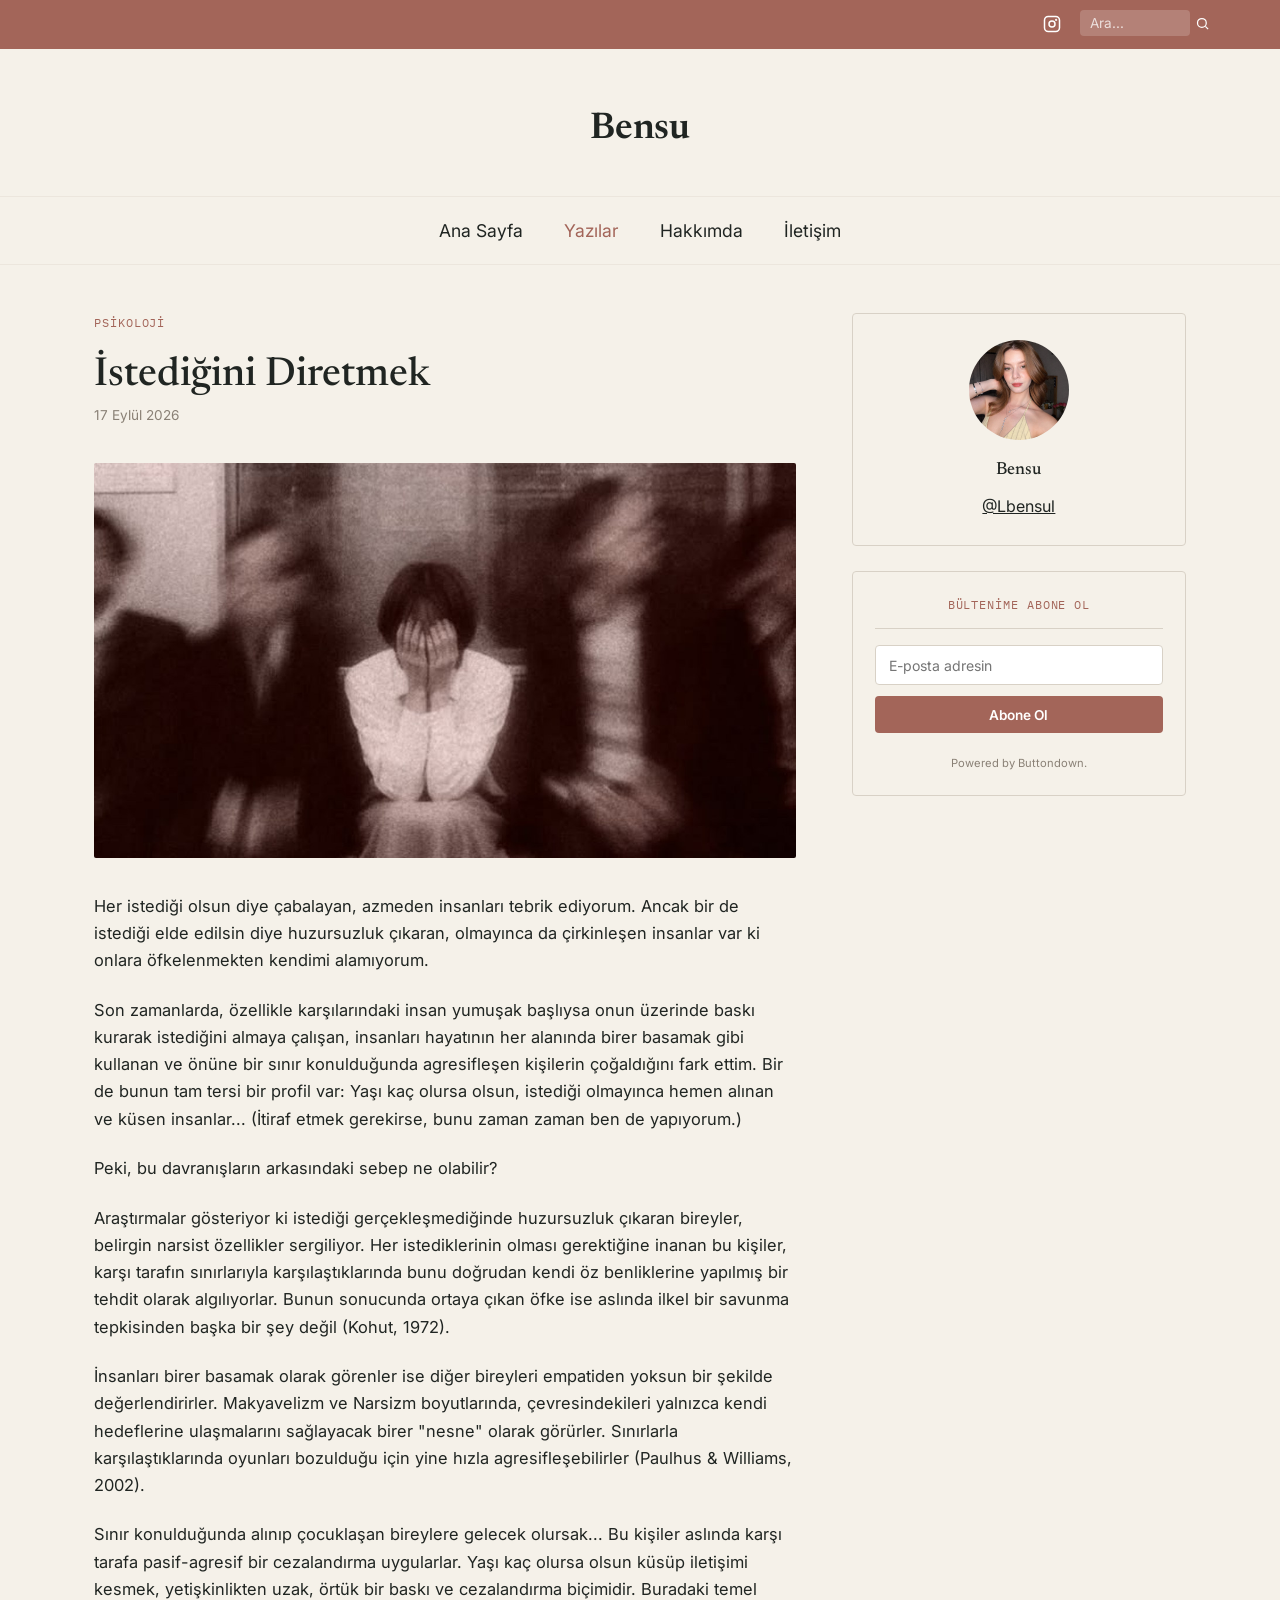
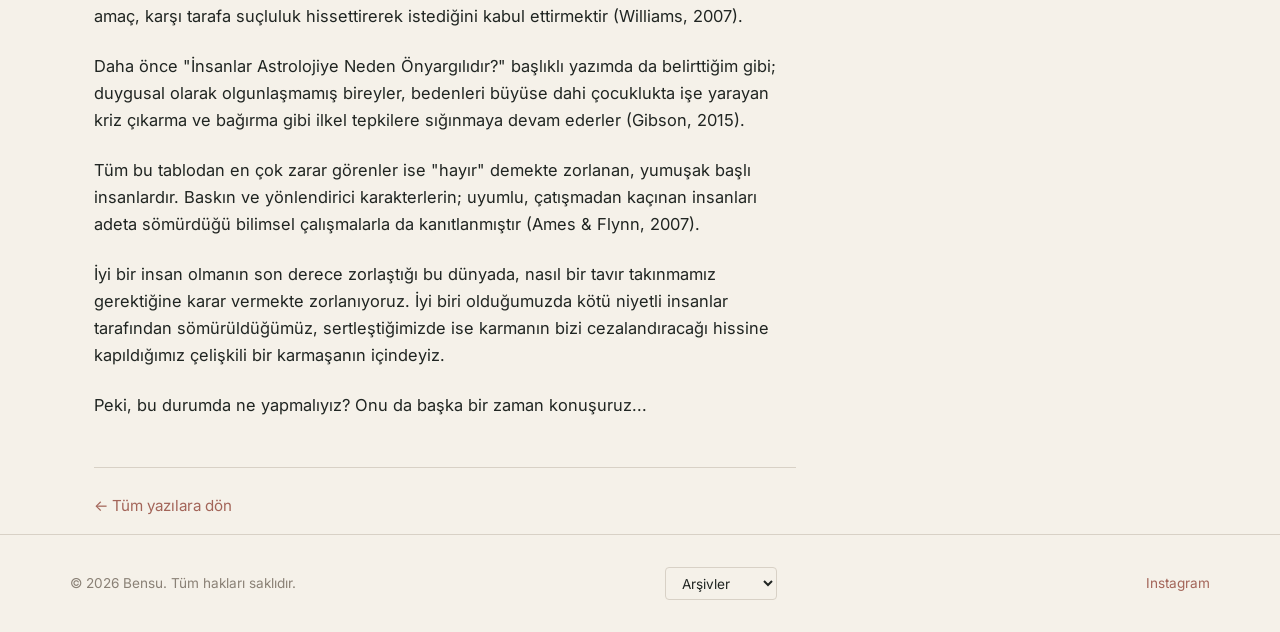
<file: yazilar/istedigini-diretmek.html>
<!DOCTYPE html>
<html lang="tr">
<head>
  <meta charset="UTF-8">
  <meta name="viewport" content="width=device-width, initial-scale=1.0">
  <title>İstediğini Diretmek | Bensu</title>
  <link rel="preconnect" href="https://fonts.googleapis.com">
  <link rel="preconnect" href="https://fonts.gstatic.com" crossorigin>
  <link href="https://fonts.googleapis.com/css2?family=Newsreader:ital,wght@0,500;1,400&family=Inter:wght@400;500;600&family=IBM+Plex+Mono:wght@500&display=swap" rel="stylesheet">
  <link rel="stylesheet" href="../css/style.css">
</head>
<body>

  <div class="header-utility-bar">
    <div class="header-utility-inner">
      <a href="https://instagram.com/Lbensul" target="_blank" rel="noopener" aria-label="Instagram">
        <svg width="18" height="18" viewBox="0 0 24 24" fill="none" stroke="currentColor" stroke-width="2"><rect x="2" y="2" width="20" height="20" rx="5"/><circle cx="12" cy="12" r="4"/><circle cx="17.5" cy="6.5" r="0.5" fill="currentColor"/></svg>
      </a>
      <form class="header-search" role="search" action="../yazilar.html" method="get">
        <input type="text" name="q" placeholder="Ara..." aria-label="Sitede ara">
        <button type="submit" aria-label="Ara">
          <svg width="15" height="15" viewBox="0 0 24 24" fill="none" stroke="currentColor" stroke-width="2"><circle cx="11" cy="11" r="7"/><line x1="21" y1="21" x2="16.65" y2="16.65"/></svg>
        </button>
      </form>
    </div>
  </div>

  <header class="header-brand-row">
    <a href="../index.html" class="site-logo">Bensu</a>
  </header>

  <nav class="site-nav-row" aria-label="Ana menü">
    <div class="site-nav-row-inner">
      <a href="../index.html">Ana Sayfa</a>
      <a href="../yazilar.html" aria-current="page">Yazılar</a>
      <a href="../hakkimda.html">Hakkımda</a>
      <a href="../iletisim.html">İletişim</a>
    </div>
  </nav>

  <div class="post-page-wrap">

    <article>
      <header class="post-header">
        <div class="card-tag-row">
          <span class="tag-mono">Psikoloji</span>
        </div>
        <h1>İstediğini Diretmek</h1>
        <span class="card-byline">17 Eylül 2026</span>
      </header>

      <div class="post-featured" style="background-image: url('../images/istedigini-diretmek.jpg'); background-size: cover; background-position: center;"></div>

      <div class="post-body">

        <p>Her istediği olsun diye çabalayan, azmeden insanları tebrik ediyorum. Ancak bir de istediği elde edilsin diye huzursuzluk çıkaran, olmayınca da çirkinleşen insanlar var ki onlara öfkelenmekten kendimi alamıyorum.</p>

        <p>Son zamanlarda, özellikle karşılarındaki insan yumuşak başlıysa onun üzerinde baskı kurarak istediğini almaya çalışan, insanları hayatının her alanında birer basamak gibi kullanan ve önüne bir sınır konulduğunda agresifleşen kişilerin çoğaldığını fark ettim. Bir de bunun tam tersi bir profil var: Yaşı kaç olursa olsun, istediği olmayınca hemen alınan ve küsen insanlar... (İtiraf etmek gerekirse, bunu zaman zaman ben de yapıyorum.)</p>

        <p>Peki, bu davranışların arkasındaki sebep ne olabilir?</p>

        <p>Araştırmalar gösteriyor ki istediği gerçekleşmediğinde huzursuzluk çıkaran bireyler, belirgin narsist özellikler sergiliyor. Her istediklerinin olması gerektiğine inanan bu kişiler, karşı tarafın sınırlarıyla karşılaştıklarında bunu doğrudan kendi öz benliklerine yapılmış bir tehdit olarak algılıyorlar. Bunun sonucunda ortaya çıkan öfke ise aslında ilkel bir savunma tepkisinden başka bir şey değil (Kohut, 1972).</p>

        <p>İnsanları birer basamak olarak görenler ise diğer bireyleri empatiden yoksun bir şekilde değerlendirirler. Makyavelizm ve Narsizm boyutlarında, çevresindekileri yalnızca kendi hedeflerine ulaşmalarını sağlayacak birer "nesne" olarak görürler. Sınırlarla karşılaştıklarında oyunları bozulduğu için yine hızla agresifleşebilirler (Paulhus & Williams, 2002).</p>

        <p>Sınır konulduğunda alınıp çocuklaşan bireylere gelecek olursak... Bu kişiler aslında karşı tarafa pasif-agresif bir cezalandırma uygularlar. Yaşı kaç olursa olsun küsüp iletişimi kesmek, yetişkinlikten uzak, örtük bir baskı ve cezalandırma biçimidir. Buradaki temel amaç, karşı tarafa suçluluk hissettirerek istediğini kabul ettirmektir (Williams, 2007).</p>

        <p>Daha önce "İnsanlar Astrolojiye Neden Önyargılıdır?" başlıklı yazımda da belirttiğim gibi; duygusal olarak olgunlaşmamış bireyler, bedenleri büyüse dahi çocuklukta işe yarayan kriz çıkarma ve bağırma gibi ilkel tepkilere sığınmaya devam ederler (Gibson, 2015).</p>

        <p>Tüm bu tablodan en çok zarar görenler ise "hayır" demekte zorlanan, yumuşak başlı insanlardır. Baskın ve yönlendirici karakterlerin; uyumlu, çatışmadan kaçınan insanları adeta sömürdüğü bilimsel çalışmalarla da kanıtlanmıştır (Ames & Flynn, 2007).</p>

        <p>İyi bir insan olmanın son derece zorlaştığı bu dünyada, nasıl bir tavır takınmamız gerektiğine karar vermekte zorlanıyoruz. İyi biri olduğumuzda kötü niyetli insanlar tarafından sömürüldüğümüz, sertleştiğimizde ise karmanın bizi cezalandıracağı hissine kapıldığımız çelişkili bir karmaşanın içindeyiz.</p>

        <p>Peki, bu durumda ne yapmalıyız? Onu da başka bir zaman konuşuruz...</p>

      </div>

      <footer class="post-footer">
        <a href="../yazilar.html">&larr; Tüm yazılara dön</a>
      </footer>
    </article>

    <aside class="author-sidebar">
      <div class="author-card">
        <div class="author-photo" style="background-image: url('../images/avatar-bensu.jpg');"></div>
        <h4>Bensu</h4>
        <a href="https://instagram.com/Lbensul" target="_blank" rel="noopener" class="mini-link">@Lbensul</a>
      </div>

      <div class="side-newsletter">
        <span class="side-newsletter-heading">Bültenime Abone Ol</span>
        <form action="https://buttondown.com/api/emails/embed-subscribe/bensu" method="post" class="embeddable-buttondown-form">
          <label for="bd-email" class="sr-only">E-posta adresin</label>
          <input type="email" name="email" id="bd-email" placeholder="E-posta adresin" required>
          <input type="submit" value="Abone Ol">
          <p class="buttondown-credit">
            <a href="https://buttondown.com/refer/bensu" target="_blank" rel="noopener">Powered by Buttondown.</a>
          </p>
        </form>
      </div>
    </aside>

  </div>

  <footer class="site-footer-minimal">
    <div class="footer-inner">
      <p>&copy; 2026 Bensu. Tüm hakları saklıdır.</p>
      <select class="archive-select" aria-label="Arşivler">
        <option>Arşivler</option>
        <option>Eylül 2026</option>
      </select>
      <a href="https://instagram.com/Lbensul" target="_blank" rel="noopener">Instagram</a>
    </div>
  </footer>

  <script src="../js/reveal.js" defer></script>
</body>
</html>
</file>
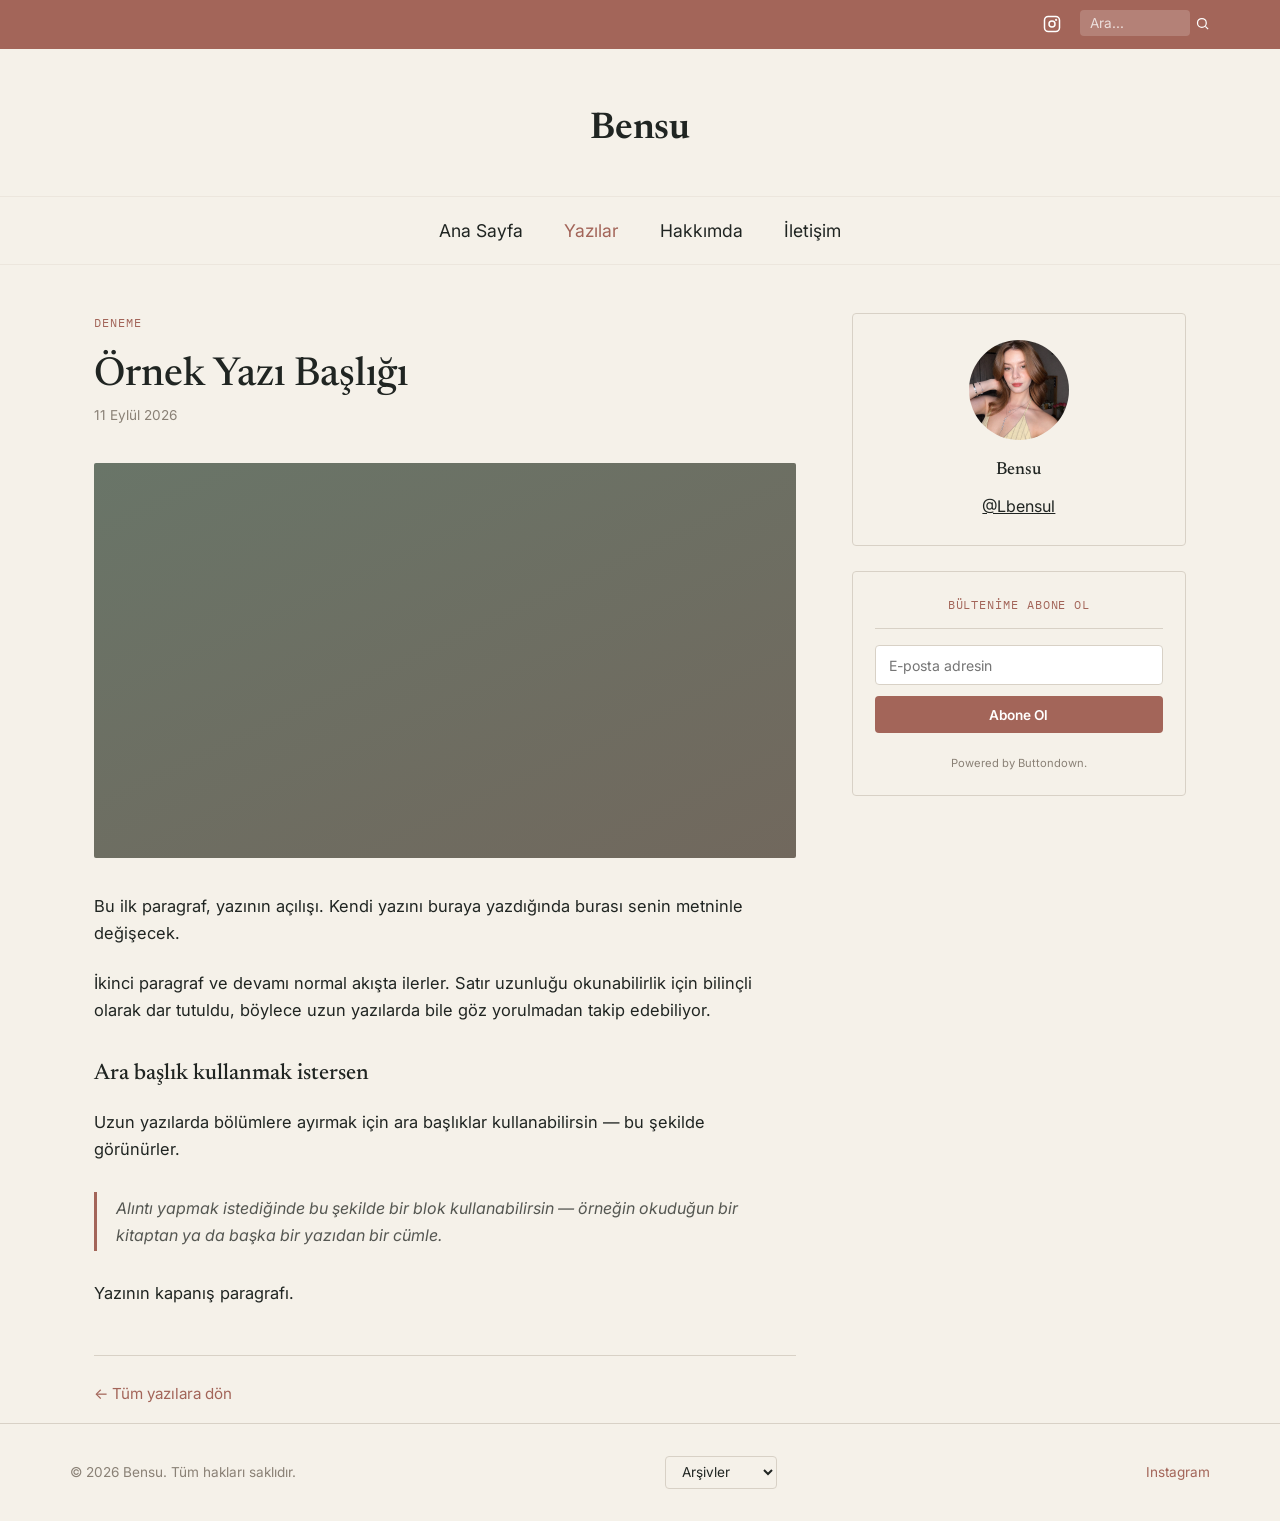
<file: yazilar/ornek-yazi.html>
<!DOCTYPE html>
<html lang="tr">
<head>
  <meta charset="UTF-8">
  <meta name="viewport" content="width=device-width, initial-scale=1.0">
  <title>Örnek Yazı Başlığı | Bensu</title>
  <link rel="preconnect" href="https://fonts.googleapis.com">
  <link rel="preconnect" href="https://fonts.gstatic.com" crossorigin>
  <link href="https://fonts.googleapis.com/css2?family=Newsreader:ital,wght@0,500;1,400&family=Inter:wght@400;500;600&family=IBM+Plex+Mono:wght@500&display=swap" rel="stylesheet">
  <link rel="stylesheet" href="../css/style.css">
</head>
<body>

  <div class="header-utility-bar">
    <div class="header-utility-inner">
      <a href="https://instagram.com/Lbensul" target="_blank" rel="noopener" aria-label="Instagram">
        <svg width="18" height="18" viewBox="0 0 24 24" fill="none" stroke="currentColor" stroke-width="2"><rect x="2" y="2" width="20" height="20" rx="5"/><circle cx="12" cy="12" r="4"/><circle cx="17.5" cy="6.5" r="0.5" fill="currentColor"/></svg>
      </a>
      <form class="header-search" role="search" action="../yazilar.html" method="get">
        <input type="text" name="q" placeholder="Ara..." aria-label="Sitede ara">
        <button type="submit" aria-label="Ara">
          <svg width="15" height="15" viewBox="0 0 24 24" fill="none" stroke="currentColor" stroke-width="2"><circle cx="11" cy="11" r="7"/><line x1="21" y1="21" x2="16.65" y2="16.65"/></svg>
        </button>
      </form>
    </div>
  </div>

  <header class="header-brand-row">
    <a href="../index.html" class="site-logo">Bensu</a>
  </header>

  <nav class="site-nav-row" aria-label="Ana menü">
    <div class="site-nav-row-inner">
      <a href="../index.html">Ana Sayfa</a>
      <a href="../yazilar.html" aria-current="page">Yazılar</a>
      <a href="../hakkimda.html">Hakkımda</a>
      <a href="../iletisim.html">İletişim</a>
    </div>
  </nav>

  <div class="post-page-wrap">

    <article>
      <header class="post-header">
        <div class="card-tag-row">
          <span class="tag-mono">Deneme</span>
        </div>
        <h1>Örnek Yazı Başlığı</h1>
        <span class="card-byline">11 Eylül 2026</span>
      </header>

      <div class="post-featured photo-placeholder reveal"></div>

      <div class="post-body">
        <p>Bu ilk paragraf, yazının açılışı. Kendi yazını buraya yazdığında burası senin metninle değişecek.</p>

        <p>İkinci paragraf ve devamı normal akışta ilerler. Satır uzunluğu okunabilirlik için bilinçli olarak dar tutuldu, böylece uzun yazılarda bile göz yorulmadan takip edebiliyor.</p>

        <h2>Ara başlık kullanmak istersen</h2>
        <p>Uzun yazılarda bölümlere ayırmak için ara başlıklar kullanabilirsin — bu şekilde görünürler.</p>

        <blockquote>
          Alıntı yapmak istediğinde bu şekilde bir blok kullanabilirsin — örneğin okuduğun bir kitaptan ya da başka bir yazıdan bir cümle.
        </blockquote>

        <p>Yazının kapanış paragrafı.</p>
      </div>

      <footer class="post-footer">
        <a href="../yazilar.html">&larr; Tüm yazılara dön</a>
      </footer>
    </article>

    <aside class="author-sidebar">
      <div class="author-card">
        <div class="author-photo" style="background-image: url('../images/avatar-bensu.jpg');"></div>
        <h4>Bensu</h4>
        <a href="https://instagram.com/Lbensul" target="_blank" rel="noopener" class="mini-link">@Lbensul</a>
      </div>

      <div class="side-newsletter">
        <span class="side-newsletter-heading">Bültenime Abone Ol</span>
        <form action="https://buttondown.com/api/emails/embed-subscribe/bensu" method="post" class="embeddable-buttondown-form">
          <label for="bd-email" class="sr-only">E-posta adresin</label>
          <input type="email" name="email" id="bd-email" placeholder="E-posta adresin" required>
          <input type="submit" value="Abone Ol">
          <p class="buttondown-credit">
            <a href="https://buttondown.com/refer/bensu" target="_blank" rel="noopener">Powered by Buttondown.</a>
          </p>
        </form>
      </div>
    </aside>

  </div>

  <!--
    DİĞER YAZILAR BÖLÜMÜ:
    Burada başka yazıların kartlarını göstermek istersen, bana söyle,
    senin için otomatik ekleyeyim — hangi yazıların görüneceğini
    ben mevcut yazılara göre ayarlarım.
  -->

  <footer class="site-footer-minimal">
    <div class="footer-inner">
      <p>&copy; 2026 Bensu. Tüm hakları saklıdır.</p>
      <select class="archive-select" aria-label="Arşivler">
        <option>Arşivler</option>
        <option>Eylül 2026</option>
      </select>
      <a href="https://instagram.com/Lbensul" target="_blank" rel="noopener">Instagram</a>
    </div>
  </footer>

  <script src="../js/reveal.js" defer></script>
</body>
</html>
</file>
<file: css/style.css>
/* ============================================
   Bensu — Editoryal Dergi Teması (v4, Psyche ilhamlı)
   ============================================ */

:root {
  --bg: #F5F1E9;
  --bg-alt: #E8E1D6;
  --ink: #202522;
  --text: #555752;
  --muted: #8A8176;
  --accent: #A36559;
  --accent-hover: #814C43;
  --secondary: #697568;
  --border: #D8D1C6;
  --photo-a: #697568;
  --photo-b: #71685D;
  --mind-bg: #E9E2D7;
  --mind-text: #30332F;

  --font-display: "Newsreader", Georgia, serif;
  --font-body: "Inter", -apple-system, sans-serif;
  --font-mono: "IBM Plex Mono", monospace;

  --content-width: 1140px;
  --text-width: 700px;
}

* { box-sizing: border-box; }
html { scroll-behavior: smooth; }

body {
  margin: 0;
  background-color: var(--bg);
  color: var(--ink);
  font-family: var(--font-body);
  font-size: 16px;
  line-height: 1.65;
  -webkit-font-smoothing: antialiased;
}

a { color: inherit; }

a, button {
  transition: color 0.2s ease, background-color 0.2s ease, border-color 0.2s ease;
}

a:focus-visible, button:focus-visible, input:focus-visible {
  outline: 2px solid var(--accent);
  outline-offset: 3px;
}

/* ---------- Kaydırınca beliren öğeler ---------- */

.reveal {
  opacity: 0;
  transform: translateY(22px);
  transition: opacity 0.7s ease, transform 0.7s ease;
}

.reveal-visible {
  opacity: 1;
  transform: translateY(0);
}

@media (prefers-reduced-motion: reduce) {
  html { scroll-behavior: auto; }
  * { animation-duration: 0.01ms !important; transition-duration: 0.01ms !important; }
  .reveal { opacity: 1; transform: none; }
}

.photo-placeholder {
  background: linear-gradient(155deg, var(--photo-a), var(--photo-b));
}

/* ---------- Header üst şerit (Instagram + arama, gül kurusu) ---------- */

.header-utility-bar {
  background-color: var(--accent);
  padding: 0.65rem 1.5rem;
}

.header-utility-inner {
  max-width: var(--content-width);
  margin: 0 auto;
  display: flex;
  justify-content: flex-end;
  align-items: center;
  gap: 1.2rem;
}

.header-utility-inner > a {
  color: #fff;
  display: flex;
  align-items: center;
}

.header-utility-inner > a:hover { opacity: 0.8; }

.header-utility-inner .header-search {
  border-bottom: none;
  margin-left: 0;
  gap: 0.3rem;
}

.header-utility-inner .header-search input {
  background-color: rgba(255,255,255,0.18);
  color: #fff;
  border-radius: 4px;
  padding: 0.3rem 0.6rem;
  width: 110px;
}

.header-utility-inner .header-search input::placeholder { color: rgba(255,255,255,0.75); }

.header-utility-inner .header-search button { color: #fff; }
.header-utility-inner .header-search button:hover { color: rgba(255,255,255,0.75); }

/* ---------- Header (logo tek satır) ---------- */

.header-brand-row {
  padding: 3.2rem 1.5rem 2.2rem;
  text-align: center;
}

.site-logo:hover { color: var(--accent); }

/* ---------- Nav (logonun altında, ayrı, geniş satır) ---------- */

.site-nav-row {
  border-top: 1px solid rgba(217, 209, 197, 0.35);
  border-bottom: 1px solid rgba(217, 209, 197, 0.35);
}

.site-nav-row-inner {
  max-width: var(--content-width);
  margin: 0 auto;
  display: flex;
  justify-content: center;
  align-items: center;
  gap: 2.6rem;
  padding: 1.2rem 1.5rem;
}

.site-nav-row-inner a {
  font-size: 1.1rem;
  color: var(--ink);
  text-decoration: none;
}

.site-nav-row-inner a:hover,
.site-nav-row-inner a[aria-current="page"] {
  color: var(--accent);
}

.site-logo {
  font-family: var(--font-display);
  font-weight: 600;
  font-size: 2.3rem;
  color: var(--ink);
  text-decoration: none;
  letter-spacing: -0.01em;
}

.site-tagline {
  display: block;
  margin-top: 0.2rem;
  font-family: var(--font-display);
  font-style: italic;
  font-size: 0.95rem;
  color: var(--accent);
}

.site-header-rule {
  border: none;
  border-top: 1px solid var(--border);
  max-width: var(--content-width);
  margin: 0 auto;
}

/* ---------- Featured / post kartı (görsel + metin yan yana) ---------- */

.featured-card {
  max-width: var(--content-width);
  margin: 0 auto;
  padding: 3.5rem 1.5rem;
  display: grid;
  grid-template-columns: 1.1fr 1fr;
  gap: 3rem;
  align-items: center;
}

.son-yazilar-wrap {
  max-width: var(--content-width);
  margin: 0 auto;
  padding: 3rem 1.5rem 3.5rem;
}

.son-yazilar-wrap .section-heading {
  margin: 0 0 1.5rem;
}

.son-yazilar-wrap .featured-card {
  max-width: none;
  margin: 0;
  padding: 0 0 3rem;
}

.view-all-wrap {
  text-align: center;
  margin-top: 1rem;
}

.view-all-link {
  display: inline-block;
  font-family: var(--font-mono);
  font-size: 0.8rem;
  letter-spacing: 0.06em;
  text-transform: uppercase;
  color: var(--accent);
  text-decoration: none;
  padding: 0.75rem 1.6rem;
  border: 1px solid var(--accent);
  border-radius: 999px;
}

.view-all-link:hover {
  background-color: var(--accent);
  color: #fff;
}

.featured-photo {
  aspect-ratio: 4 / 3;
  border-radius: 2px;
}

.card-tag-row {
  display: flex;
  justify-content: space-between;
  align-items: center;
  margin-bottom: 1.2rem;
}

.tag-mono {
  font-family: var(--font-mono);
  font-size: 0.72rem;
  letter-spacing: 0.08em;
  text-transform: uppercase;
  color: var(--accent);
  text-decoration: none;
}

.tag-mono:hover { color: var(--accent-hover); }

.featured-card h1,
.featured-card h2 {
  font-family: var(--font-display);
  font-weight: 500;
  font-size: clamp(1.9rem, 3.6vw, 2.6rem);
  line-height: 1.2;
  margin: 0 0 1rem;
}

.featured-card h1 a,
.featured-card h2 a {
  color: var(--ink);
  text-decoration: none;
}

.featured-card h1 a:hover,
.featured-card h2 a:hover { color: var(--accent); }

.featured-card p {
  font-size: 1.02rem;
  color: var(--text);
  margin: 0 0 1.1rem;
  max-width: 46ch;
}

.card-byline {
  font-size: 0.85rem;
  color: var(--muted);
}

/* ---------- Kaydırınca çıkan fotoğraflı banner (görsel + üzerinde yazı) ---------- */

.scroll-banner {
  position: relative;
  width: 100%;
  margin: 0 0 3.5rem;
  padding: 0;
}

.scroll-banner-inner {
  position: relative;
  width: 100%;
  height: 85vh;
  min-height: 480px;
  border-radius: 0;
  overflow: hidden;
  display: flex;
  align-items: flex-end;
  background-size: cover;
  background-position: center;
}

.scroll-banner-inner::after {
  content: "";
  position: absolute;
  inset: 0;
  background: linear-gradient(to top, rgba(32,37,34,0.72), rgba(32,37,34,0.15));
}

.scroll-banner-content {
  position: relative;
  z-index: 1;
  padding: 3rem 4vw;
  max-width: 700px;
}

.scroll-banner-content .tag-mono { color: #fff; opacity: 0.85; }

.scroll-banner-content h2 {
  font-family: var(--font-display);
  font-weight: 500;
  color: #fff;
  font-size: clamp(1.9rem, 4.5vw, 2.8rem);
  line-height: 1.25;
  margin: 0.8rem 0 0;
}

/* ---------- Mini kart satırı (Aklımdan Geçen / Instagram) ---------- */

.mini-row {
  max-width: var(--content-width);
  margin: 0 auto;
  padding: 0 1.5rem 3.5rem;
  display: grid;
  grid-template-columns: repeat(4, 1fr);
  gap: 1.6rem;
}

.mini-card {
  border: 1px solid var(--border);
  background-color: var(--bg-alt);
  padding: 1.6rem;
  border-radius: 2px;
}

.mini-card.mind-card {
  background-color: var(--mind-bg);
  border-color: var(--mind-bg);
}

.mini-card.mind-card p { color: var(--mind-text); }

.mini-card .tag-mono { display: block; margin-bottom: 0.8rem; }

.mini-card p {
  font-family: var(--font-display);
  font-style: italic;
  font-size: 1.05rem;
  line-height: 1.5;
  margin: 0 0 0.8rem;
  color: var(--ink);
}

.mini-card a.mini-link {
  font-family: var(--font-body);
  font-size: 0.85rem;
  font-weight: 600;
  color: var(--accent);
  text-decoration: none;
}

.mini-card a.mini-link:hover { color: var(--accent-hover); text-decoration: underline; }

.mini-card .category-links {
  display: flex;
  flex-wrap: wrap;
  gap: 0.5rem 0.9rem;
}

.mini-newsletter-form input[type="email"] {
  width: 100%;
  font-family: var(--font-body);
  font-size: 0.88rem;
  padding: 0.6rem 0.75rem;
  border: 1px solid var(--border);
  border-radius: 4px;
  margin-bottom: 0.7rem;
  color: var(--ink);
}

.mini-newsletter-form input[type="submit"] {
  width: 100%;
  font-family: var(--font-body);
  font-weight: 600;
  font-size: 0.85rem;
  padding: 0.6rem;
  background-color: var(--accent);
  color: #fff;
  border: none;
  border-radius: 4px;
  cursor: pointer;
}

.mini-newsletter-form input[type="submit"]:hover { background-color: var(--accent-hover); }

/* ---------- Main content ---------- */

main.narrow {
  max-width: var(--text-width);
  margin: 0 auto;
  padding: 3.5rem 1.5rem 5rem;
}

.section-heading {
  font-family: var(--font-display);
  font-weight: 500;
  font-size: 1.5rem;
  margin: 0 0 1.8rem;
}

/* ---------- Filtre pill'leri ---------- */

.filter-row {
  display: flex;
  flex-wrap: wrap;
  gap: 0.6rem;
  margin-bottom: 2.4rem;
}

.filter-pill {
  font-family: var(--font-mono);
  font-size: 0.75rem;
  letter-spacing: 0.04em;
  text-transform: uppercase;
  padding: 0.5rem 1rem;
  border: 1px solid var(--border);
  border-radius: 999px;
  color: var(--ink);
  background-color: var(--bg-alt);
  text-decoration: none;
  cursor: pointer;
}

.filter-pill:hover,
.filter-pill.active {
  background-color: var(--accent);
  border-color: var(--accent);
  color: var(--bg);
}

.search-status {
  color: var(--muted);
  font-size: 0.92rem;
  margin: 0 0 1.8rem;
}

.search-status a {
  color: var(--accent);
  text-decoration: none;
  margin-left: 0.6rem;
}

.search-status a:hover { color: var(--accent-hover); text-decoration: underline; }

/* ---------- Yazı listesi (Yazılar sayfası) ---------- */

.post-list-cards {
  display: flex;
  flex-direction: column;
  gap: 3rem;
}

.post-list-cards .featured-photo { aspect-ratio: 4/3; }

.list-card {
  display: grid;
  grid-template-columns: 220px 1fr;
  gap: 1.6rem;
  align-items: center;
}

.list-card h2 { font-size: 1.4rem; margin: 0 0 0.7rem; }

.list-card p {
  font-size: 0.95rem;
  color: var(--text);
  margin: 0 0 0.8rem;
  max-width: none;
}

.read-link {
  font-family: var(--font-body);
  font-weight: 600;
  font-size: 0.88rem;
  color: var(--accent);
  text-decoration: none;
}

.read-link:hover { color: var(--accent-hover); text-decoration: underline; }
.read-link::after { content: " →"; }

/* ---------- Tekil yazı ---------- */

.post-page-wrap {
  max-width: var(--content-width);
  margin: 0 auto;
  padding: 3rem 1.5rem 1rem;
  display: grid;
  grid-template-columns: minmax(0, 2.1fr) minmax(240px, 1fr);
  gap: 3.5rem;
  align-items: start;
}

.post-page-wrap > article { min-width: 0; }

.author-sidebar {
  display: flex;
  flex-direction: column;
  gap: 1.6rem;
  position: sticky;
  top: 2rem;
}

.author-card {
  text-align: center;
  padding: 1.6rem;
  border: 1px solid var(--border);
  border-radius: 4px;
}

.author-photo {
  width: 100px;
  height: 100px;
  border-radius: 50%;
  margin: 0 auto 1rem;
  background-size: cover;
  background-position: center;
}

.author-card h4 {
  font-family: var(--font-display);
  font-weight: 500;
  font-size: 1.1rem;
  margin: 0 0 0.5rem;
}

.author-card a.mini-link { display: inline-block; }

.side-newsletter {
  border: 1px solid var(--border);
  border-radius: 4px;
  padding: 1.4rem;
}

.side-newsletter-heading {
  display: block;
  text-align: center;
  font-family: var(--font-mono);
  font-size: 0.72rem;
  letter-spacing: 0.08em;
  text-transform: uppercase;
  color: var(--accent);
  margin-bottom: 1rem;
  padding-bottom: 0.9rem;
  border-bottom: 1px solid var(--border);
}

.side-newsletter input {
  width: 100%;
  font-family: var(--font-body);
  font-size: 0.88rem;
  padding: 0.65rem 0.8rem;
  border: 1px solid var(--border);
  border-radius: 4px;
  margin-bottom: 0.7rem;
  color: var(--ink);
}

.sr-only {
  position: absolute;
  width: 1px;
  height: 1px;
  padding: 0;
  margin: -1px;
  overflow: hidden;
  clip: rect(0, 0, 0, 0);
  white-space: nowrap;
  border: 0;
}

.side-newsletter input[type="submit"] {
  width: 100%;
  font-family: var(--font-body);
  font-weight: 600;
  font-size: 0.85rem;
  padding: 0.65rem;
  background-color: var(--accent);
  color: #fff;
  border: none;
  border-radius: 4px;
  cursor: pointer;
}

.side-newsletter input[type="submit"]:hover { background-color: var(--accent-hover); }

.buttondown-credit {
  margin: 0.6rem 0 0;
  text-align: center;
  font-size: 0.7rem;
}

.buttondown-credit a {
  color: var(--muted);
  text-decoration: none;
}

.buttondown-credit a:hover { color: var(--accent-hover); }

/* ---------- Diğer Yazılar ---------- */

.other-posts {
  max-width: var(--content-width);
  margin: 2rem auto 0;
  padding: 3rem 1.5rem;
  border-top: 1px solid var(--border);
}

.other-posts-heading {
  display: flex;
  align-items: center;
  gap: 1rem;
  text-align: center;
  font-family: var(--font-mono);
  font-size: 0.78rem;
  letter-spacing: 0.1em;
  text-transform: uppercase;
  color: var(--accent);
  margin: 0 0 2rem;
}

.other-posts-heading::before,
.other-posts-heading::after {
  content: "";
  flex: 1;
  height: 1px;
  background-color: var(--border);
}

.other-posts-grid {
  display: grid;
  grid-template-columns: repeat(3, 1fr);
  gap: 1.6rem;
}

.other-post-item .featured-photo { aspect-ratio: 4/3; margin-bottom: 0.8rem; }

.other-post-item h4 {
  font-family: var(--font-display);
  font-weight: 500;
  font-size: 1rem;
  margin: 0 0 0.4rem;
}

.other-post-item h4 a {
  color: var(--ink);
  text-decoration: none;
}

.other-post-item h4 a:hover { color: var(--accent-hover); }

.other-post-item .card-byline { font-size: 0.8rem; }

@media (max-width: 860px) {
  .post-page-wrap { grid-template-columns: 1fr; }
  .author-sidebar { position: static; flex-direction: row; flex-wrap: wrap; }
  .author-card, .side-newsletter { flex: 1; min-width: 220px; }
}

@media (max-width: 600px) {
  .other-posts-grid { grid-template-columns: 1fr; }
}

.post-header { margin-bottom: 2.2rem; }

.post-header h1 {
  font-family: var(--font-display);
  font-weight: 500;
  font-size: clamp(1.9rem, 4.2vw, 2.5rem);
  line-height: 1.25;
  margin: 0;
}

.post-featured {
  aspect-ratio: 16 / 9;
  border-radius: 2px;
  margin-bottom: 2.2rem;
}

.post-body p { margin: 0 0 1.4rem; font-size: 1.03rem; }

.post-body h2 {
  font-family: var(--font-display);
  font-weight: 500;
  font-size: 1.4rem;
  margin: 2rem 0 1rem;
}

.post-body blockquote {
  margin: 1.8rem 0;
  padding: 0.2rem 0 0.2rem 1.2rem;
  border-left: 3px solid var(--accent);
  color: var(--text);
  font-style: italic;
}

.post-footer {
  margin-top: 3rem;
  padding-top: 1.5rem;
  border-top: 1px solid var(--border);
}

.post-footer a {
  color: var(--accent);
  text-decoration: none;
  font-size: 0.95rem;
}

.post-footer a:hover { color: var(--accent-hover); }

/* ---------- Hakkımda ---------- */

.about-portrait {
  width: 100%;
  max-width: 220px;
  aspect-ratio: 1;
  border-radius: 2px;
  margin: 0 0 2rem;
}

/* ---------- İletişim ---------- */

.contact-social { margin: 1.5rem 0 0; }

.contact-social-link {
  display: inline-block;
  font-family: var(--font-body);
  font-weight: 600;
  font-size: 0.9rem;
  padding: 0.8rem 1.8rem;
  background-color: var(--accent);
  color: var(--bg);
  text-decoration: none;
  border-radius: 999px;
}

.contact-social-link:hover { background-color: var(--accent-hover); }

.contact-alt {
  margin-top: 2.2rem;
  padding-top: 1.5rem;
  border-top: 1px solid var(--border);
  color: var(--text);
  font-size: 0.92rem;
}

.contact-alt a { color: var(--accent); }
.contact-alt a:hover { color: var(--accent-hover); }

/* ---------- Arama kutusu (header) ---------- */

.header-search {
  display: flex;
  align-items: center;
  gap: 0.4rem;
  border-bottom: 1px solid var(--border);
  margin-left: 0.6rem;
  padding-bottom: 0.15rem;
}

.header-search input {
  border: none;
  background: transparent;
  font-family: var(--font-body);
  font-size: 0.85rem;
  color: var(--ink);
  width: 84px;
  padding: 0.15rem 0;
}

.header-search input::placeholder { color: var(--muted); }

.header-search button {
  border: none;
  background: none;
  cursor: pointer;
  color: var(--ink);
  display: flex;
  align-items: center;
  padding: 0;
}

.header-search button:hover { color: var(--accent-hover); }

/* ---------- Arşiv seçimi (footer) ---------- */

.archive-select {
  font-family: var(--font-body);
  font-size: 0.85rem;
  color: var(--ink);
  background-color: transparent;
  border: 1px solid var(--border);
  border-radius: 4px;
  padding: 0.4rem 0.7rem;
  cursor: pointer;
}

/* ---------- Footer ---------- */

.site-footer-minimal {
  border-top: 1px solid var(--border);
  padding: 2rem 1.5rem;
}

.footer-inner {
  max-width: var(--content-width);
  margin: 0 auto;
  display: flex;
  justify-content: space-between;
  align-items: center;
  flex-wrap: wrap;
  gap: 1rem;
}

.footer-inner p {
  margin: 0;
  font-size: 0.85rem;
  color: var(--muted);
}

.footer-inner a {
  font-size: 0.85rem;
  color: var(--accent);
  text-decoration: none;
}

.footer-inner a:hover { color: var(--accent-hover); text-decoration: underline; }

/* ---------- Responsive ---------- */

@media (max-width: 860px) {
  .featured-card { grid-template-columns: 1fr; }
  .list-card { grid-template-columns: 1fr; }
}

@media (max-width: 980px) {
  .mini-row { grid-template-columns: 1fr 1fr; }
}

@media (max-width: 700px) {
  .mini-row { grid-template-columns: 1fr; }
}

@media (max-width: 600px) {
  .site-header-bar { flex-direction: column; text-align: center; }
  .header-side-nav { justify-content: center; }
}
</file>
